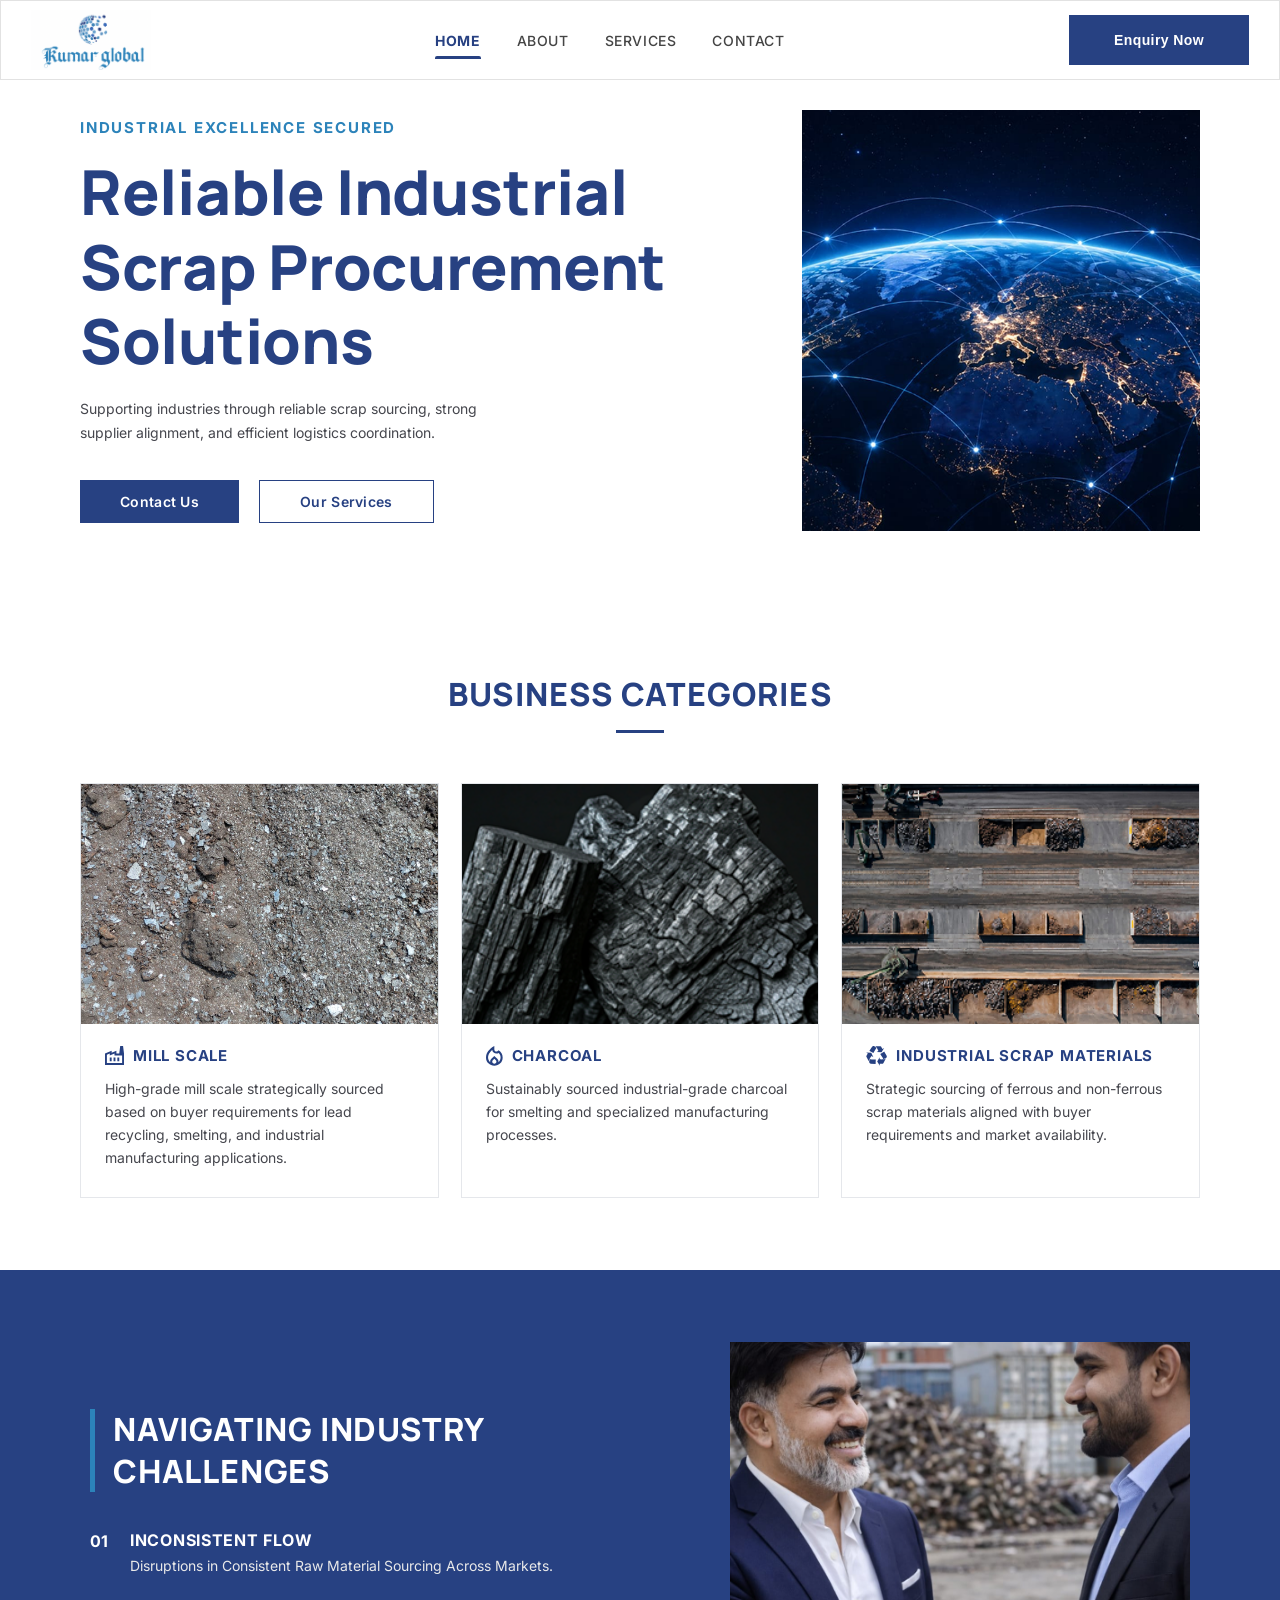
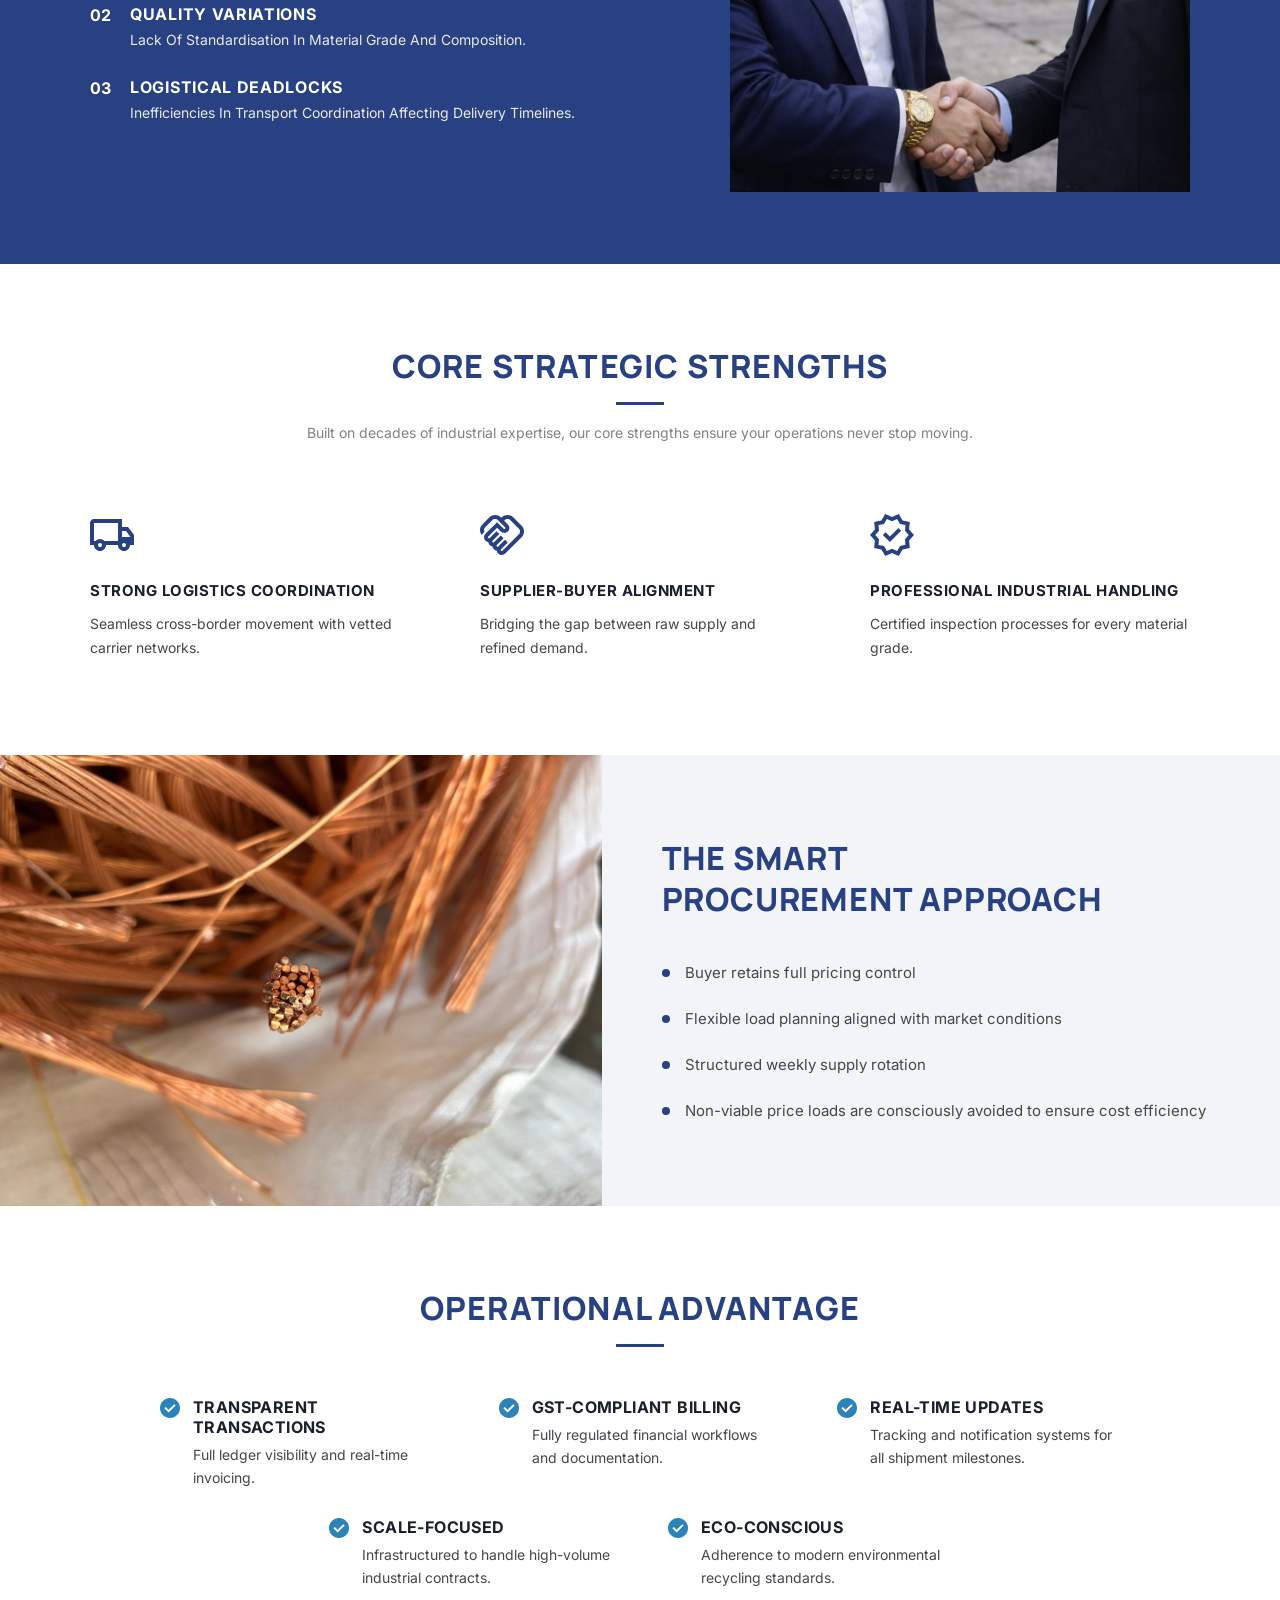
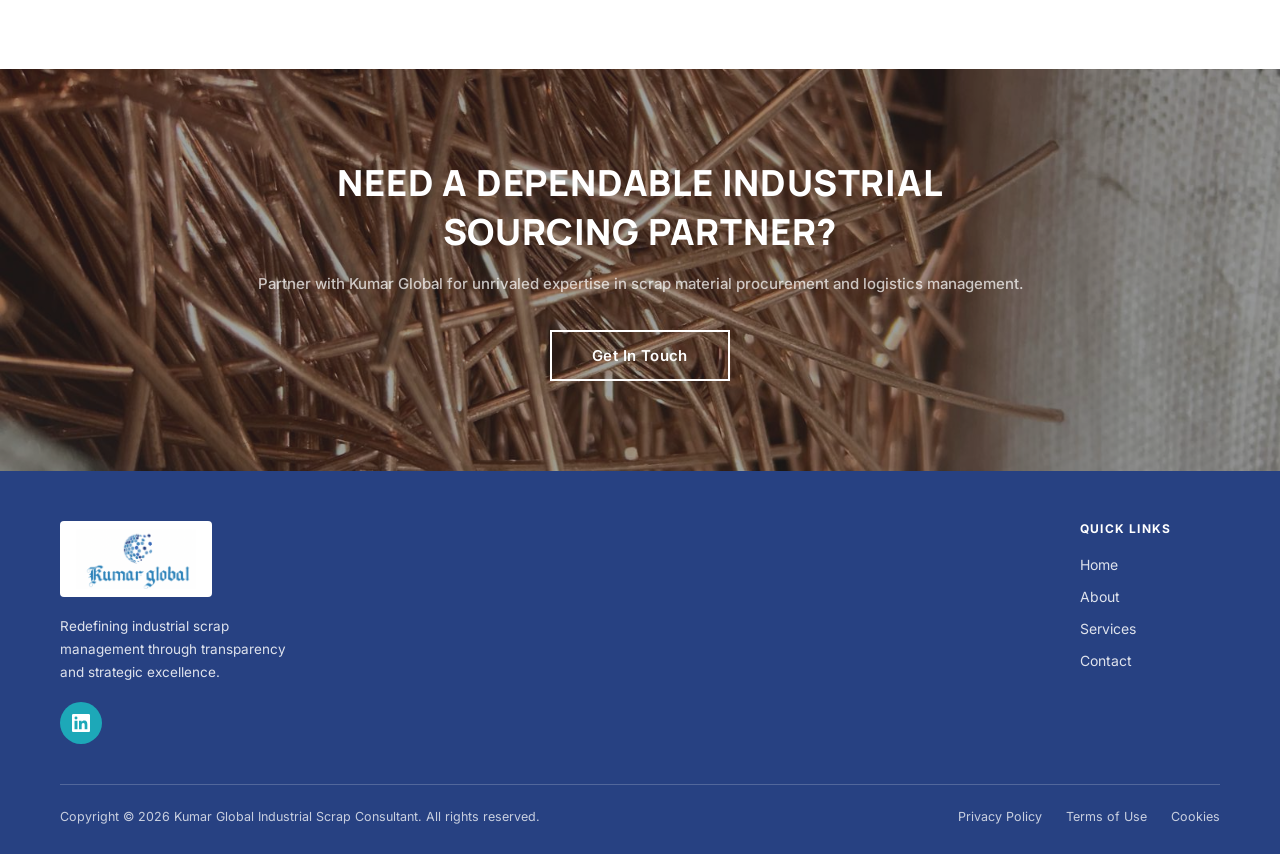
<file: index.html>
<!doctype html>
<html lang="en">
  <head>
    <script src="/js/components/navbar.js" defer></script>
    <script src="/js/components/footer.js" defer></script>
    <meta charset="UTF-8" />
    <meta name="viewport" content="width=device-width, initial-scale=1.0" />
    <meta
      name="description"
      content="Kumar Global offers reliable industrial scrap procurement solutions. We source mill scale, charcoal, and industrial scrap materials with strong logistics coordination."
    />
    <meta
      name="keywords"
      content="industrial scrap, scrap procurement, mill scale, industrial charcoal, ferrous scrap, non-ferrous scrap, industrial recycling, supplier alignment, scrap logistics"
    />
    <meta name="author" content="Kumar Global" />
    <meta name="robots" content="index, follow" />

    <meta property="og:type" content="website" />
    <meta property="og:url" content="https://www.kumarglobal.in/" />
    <meta
      property="og:title"
      content="Kumar Global - Reliable Industrial Scrap Procurement Solutions"
    />
    <meta
      property="og:description"
      content="Supporting industries through reliable scrap sourcing, strong supplier alignment, and efficient logistics coordination."
    />
    <meta
      property="og:image"
      content="https://www.kumarglobal.in/assets/images/globe_img.png"
    />

    <meta property="twitter:card" content="summary_large_image" />
    <meta property="twitter:url" content="https://www.kumarglobal.in/" />
    <meta
      property="twitter:title"
      content="Kumar Global - Reliable Industrial Scrap Procurement Solutions"
    />
    <meta
      property="twitter:description"
      content="Supporting industries through reliable scrap sourcing, strong supplier alignment, and efficient logistics coordination."
    />
    <meta
      property="twitter:image"
      content="https://www.kumarglobal.in/assets/images/globe_img.png"
    />

    <link rel="canonical" href="https://www.kumarglobal.in/" />

    <title>
      Home | Kumar Global - Reliable Industrial Scrap Procurement Solutions
    </title>
    <link rel="preconnect" href="https://fonts.googleapis.com" />
    <link rel="preconnect" href="https://fonts.gstatic.com" crossorigin />
    <link
      href="https://fonts.googleapis.com/css2?family=Inter:wght@400;500;600;700;800&family=Manrope:wght@600;700;800&display=swap"
      rel="stylesheet"
    />
  

    <link rel="stylesheet" href="/css/home.css" />
    <link rel="icon" href="/assets/icons/Logo.png" />
    <link href="https://unpkg.com/aos@2.3.1/dist/aos.css" rel="stylesheet" />

    <script type="application/ld+json">
      {
        "@context": "https://schema.org",
        "@type": "Organization",
        "name": "Kumar Global",
        "url": "https://www.kumarglobal.in/",
        "logo": "https://www.kumarglobal.in/assets/icons/Logo.png",
        "description": "Reliable Industrial Scrap Procurement Solutions, sourcing mill scale, charcoal, and industrial scrap materials.",
        "contactPoint": {
          "@type": "ContactPoint",
          "contactType": "customer service",
          "availableLanguage": ["English"]
        }
      }
    </script>
  </head>
  <body>
    <nav class="navbar">
      <div class="nav-logo">
        <div class="logo-icon">
          <img
            src="/assets/icons/Logo.png"
            alt="Kumar Global Logo"
            class="logo-img"
          />
        </div>
      </div>

      <ul class="nav-links" id="navLinks">
        <li><a href="/index.html" class="nav-link active">HOME</a></li>
        <li><a href="/pages/about.html" class="nav-link">ABOUT</a></li>
        <li><a href="/pages/services.html" class="nav-link">SERVICES</a></li>
        <li><a href="/pages/contact.html" class="nav-link">CONTACT</a></li>
      </ul>
      <a href="/pages/contact.html">
        <button class="enquiry-btn">Enquiry Now</button>
      </a>
      <div class="hamburger" id="hamburger">
        <span></span>
        <span></span>
        <span></span>
      </div>
    </nav>
    <main>
      <section class="hero-section">
        <div class="hero-left" data-aos="fade-right">
          <p class="hero-tag">INDUSTRIAL EXCELLENCE SECURED</p>
          <h1 class="hero-title">
            Reliable Industrial Scrap Procurement Solutions
          </h1>
          <p class="hero-desc">
            Supporting industries through reliable scrap sourcing, strong<br />supplier
            alignment, and efficient logistics coordination.
          </p>
          <div class="hero-btns">
            <a
              href="/pages/contact.html"
              class="btn-solid"
              title="Contact Kumar Global"
              >Contact Us</a
            >
            <a
              href="/pages/services.html"
              class="btn-ghost"
              title="Explore Our Services"
              >Our Services</a
            >
          </div>
        </div>
        <div class="hero-right" data-aos="fade-left" data-aos-delay="200">
          <img
            src="/assets/images/globe_img.png"
            alt="Global Network Connectivity"
          />
        </div>
      </section>

      <section class="categories-section">
        <div class="section-title-wrap" data-aos="fade-up">
          <h2 class="section-title">BUSINESS CATEGORIES</h2>
          <div class="title-bar"></div>
        </div>
        <div class="categories-grid">
          <div class="cat-card" data-aos="fade-up" data-aos-delay="100">
            <div class="cat-img-wrap">
              <img
                src="/assets/images/mill.jpeg"
                alt="Industrial mill scale material"
                loading="lazy"
              />
            </div>
            <div class="cat-body">
              <div class="cat-label">
                <img src="/assets/icons/mill-scale.svg" alt="Mill Scale Icon" />
                <h3>MILL SCALE</h3>
              </div>
              <p>
                High-grade mill scale strategically sourced based on buyer
                requirements for lead recycling, smelting, and industrial
                manufacturing applications.
              </p>
            </div>
          </div>

          <div class="cat-card" data-aos="fade-up" data-aos-delay="200">
            <div class="cat-img-wrap">
              <img
                src="/assets/images/charcoal.png"
                alt="Charcoal"
                loading="lazy"
              />
            </div>
            <div class="cat-body">
              <div class="cat-label">
                <img src="/assets/icons/charcoal.svg" alt="Charcoal Icon" />
                <h3>CHARCOAL</h3>
              </div>
              <p>
                Sustainably sourced industrial-grade charcoal for smelting and
                specialized manufacturing processes.
              </p>
            </div>
          </div>

          <div class="cat-card" data-aos="fade-up" data-aos-delay="300">
            <div class="cat-img-wrap">
              <img
                src="/assets/images/scrap.png"
                alt="Industrial Scrap Materials"
                loading="lazy"
              />
            </div>
            <div class="cat-body">
              <div class="cat-label">
                <img
                  src="/assets/icons/scrap-materials.svg"
                  alt="Scrap Materials Icon"
                />
                <h3>INDUSTRIAL SCRAP MATERIALS</h3>
              </div>
              <p>
                Strategic sourcing of ferrous and non-ferrous scrap materials
                aligned with buyer requirements and market availability.
              </p>
            </div>
          </div>
        </div>
      </section>

      <section class="challenges-section">
        <div class="challenges-inner">
          <div class="challenges-left" data-aos="fade-right">
            <h2 class="challenges-heading">
              NAVIGATING INDUSTRY<br />CHALLENGES
            </h2>
            <div class="challenge-items">
              <div class="challenge-item">
                <span class="ch-num">01</span>
                <div class="ch-content">
                  <h3>INCONSISTENT FLOW</h3>
                  <p>
                    Disruptions in Consistent Raw Material Sourcing Across
                    Markets.
                  </p>
                </div>
              </div>
              <div class="challenge-item">
                <span class="ch-num">02</span>
                <div class="ch-content">
                  <h3>QUALITY VARIATIONS</h3>
                  <p>
                    Lack Of Standardisation In Material Grade And Composition.
                  </p>
                </div>
              </div>
              <div class="challenge-item">
                <span class="ch-num">03</span>
                <div class="ch-content">
                  <h3>LOGISTICAL DEADLOCKS</h3>
                  <p>
                    Inefficiencies In Transport Coordination Affecting Delivery
                    Timelines.
                  </p>
                </div>
              </div>
            </div>
          </div>
          <div class="challenges-right" data-aos="fade-left">
            <img
              src="/assets/images/businessmen.jpeg"
              alt="Business Partnership"
              loading="lazy"
            />
          </div>
        </div>
      </section>

      <section class="strengths-section">
        <div class="section-title-wrap" data-aos="fade-up">
          <h2 class="section-title">CORE STRATEGIC STRENGTHS</h2>
          <div class="title-bar"></div>
          <p class="section-sub">
            Built on decades of industrial expertise, our core strengths ensure
            your operations never stop moving.
          </p>
        </div>
        <div class="strengths-grid">
          <div class="strength-item" data-aos="fade-up" data-aos-delay="100">
            <div class="strength-icon">
              <img src="/assets/icons/logistics.svg" alt="Logistics Icon" />
            </div>
            <h3>STRONG LOGISTICS COORDINATION</h3>
            <p>Seamless cross-border movement with vetted carrier networks.</p>
          </div>

          <div class="strength-item" data-aos="fade-up" data-aos-delay="200">
            <div class="strength-icon">
              <img src="/assets/icons/alignment.svg" alt="Alignment Icon" />
            </div>
            <h3>SUPPLIER-BUYER ALIGNMENT</h3>
            <p>Bridging the gap between raw supply and refined demand.</p>
          </div>

          <div class="strength-item" data-aos="fade-up" data-aos-delay="300">
            <div class="strength-icon">
              <img src="/assets/icons/handling.svg" alt="Handling Icon" />
            </div>
            <h3>PROFESSIONAL INDUSTRIAL HANDLING</h3>
            <p>Certified inspection processes for every material grade.</p>
          </div>
        </div>
      </section>

      <section class="procurement-section">
        <div class="procurement-left" data-aos="fade-right">
          <img
            src="/assets/images/copper_wires.jpeg"
            alt="Copper Wires Procurement"
            loading="lazy"
          />
        </div>
        <div class="procurement-right" data-aos="fade-left">
          <h2 class="procurement-title">THE SMART<br />PROCUREMENT APPROACH </h2>
          <div class="phases">
            <div class="phase" data-aos="fade-up" data-aos-delay="100">
              <span class="phase-dot"></span>
              <div>
                <p>Buyer retains full pricing control</p>
              </div>
            </div>
            <div class="phase" data-aos="fade-up" data-aos-delay="200">
              <span class="phase-dot"></span>
              <div>
                <p>Flexible load planning aligned with market conditions</p>
              </div>
            </div>
            
            <div class="phase" data-aos="fade-up" data-aos-delay="300">
              <span class="phase-dot"></span>
              <div>
                <p>Structured weekly supply rotation</p>
              </div>
            </div>
            <div class="phase" data-aos="fade-up" data-aos-delay="300">
              <span class="phase-dot"></span>
              <div>
                <p>
                  Non-viable price loads are consciously avoided to ensure cost
                  efficiency
                </p>
              </div>
            </div>
          </div>
        </div>
      </section>

      <section class="operational-section">
        <div class="section-title-wrap" data-aos="fade-up">
          <h2 class="section-title">OPERATIONAL ADVANTAGE</h2>
          <div class="title-bar"></div>
        </div>
        <div class="ops-grid">
          <div class="ops-item item-1" data-aos="zoom-in">
            <div class="ops-icon">
              <img src="/assets/icons/check-circle.svg" alt="Check Icon" />
            </div>
            <div>
              <h3>TRANSPARENT TRANSACTIONS</h3>
              <p>Full ledger visibility and real-time invoicing.</p>
            </div>
          </div>

          <div class="ops-item item-2" data-aos="zoom-in">
            <div class="ops-icon">
              <img src="/assets/icons/check-circle.svg" alt="Check Icon" />
            </div>
            <div>
              <h3>GST-COMPLIANT BILLING</h3>
              <p>Fully regulated financial workflows and documentation.</p>
            </div>
          </div>

          <div class="ops-item item-3" data-aos="zoom-in">
            <div class="ops-icon">
              <img src="/assets/icons/check-circle.svg" alt="Check Icon" />
            </div>
            <div>
              <h3>REAL-TIME UPDATES</h3>
              <p>
                Tracking and notification systems for all shipment milestones.
              </p>
            </div>
          </div>

          <div class="ops-item item-4" data-aos="zoom-in">
            <div class="ops-icon">
              <img src="/assets/icons/check-circle.svg" alt="Check Icon" />
            </div>
            <div>
              <h3>SCALE-FOCUSED</h3>
              <p>Infrastructured to handle high-volume industrial contracts.</p>
            </div>
          </div>

          <div class="ops-item item-5" data-aos="zoom-in">
            <div class="ops-icon">
              <img src="/assets/icons/check-circle.svg" alt="Check Icon" />
            </div>
            <div>
              <h3>ECO-CONSCIOUS</h3>
              <p>Adherence to modern environmental recycling standards.</p>
            </div>
          </div>
        </div>
      </section>

      <section class="cta-section">
        <div class="cta-overlay"></div>
        <div class="cta-content" data-aos="zoom-in">
          <h2>NEED A DEPENDABLE INDUSTRIAL<br />SOURCING PARTNER?</h2>
          <p>
            Partner with Kumar Global for unrivaled expertise in scrap material
            procurement and logistics management.
          </p>
          <a
            href="/pages/contact.html"
            class="cta-btn"
            title="Get in Touch with Kumar Global"
            >Get In Touch</a
          >
        </div>
      </section>
    </main>

    <footer class="footer">
      <div class="footer-main">
        <div class="footer-left">
          <div class="footer-logo">
            <div class="logo-icon">
              <img
                src="/assets/icons/Logo.png"
                alt="Kumar Global Logo"
                class="logo-img"
              />
            </div>
          </div>
          <p class="footer-tagline">
            Redefining industrial scrap<br />management through transparency<br />and
            strategic excellence.
          </p>
          <a
            href="https://www.linkedin.com/in/palani-jaykumar-murugeshan/"
            target="_blank"
            class="linkedin-btn"
            aria-label="LinkedIn"
          >
            <svg
              width="18"
              height="18"
              viewBox="0 0 24 24"
              fill="white"
              xmlns="http://www.w3.org/2000/svg"
            >
              <path
                d="M20.447 20.452H16.89v-5.569c0-1.328-.027-3.037-1.852-3.037-1.853 0-2.136 1.445-2.136 2.939v5.667H9.351V9h3.414v1.561h.046c.477-.9 1.637-1.85 3.37-1.85 3.601 0 4.267 2.37 4.267 5.455v6.286zM5.337 7.433a1.977 1.977 0 01-1.972-1.98 1.977 1.977 0 011.972-1.98 1.977 1.977 0 011.972 1.98 1.977 1.977 0 01-1.972 1.98zm1.969 13.019H3.368V9h3.938v11.452zM22.225 0H1.771C.792 0 0 .774 0 1.729v20.542C0 23.227.792 24 1.771 24h20.451C23.2 24 24 23.227 24 22.271V1.729C24 .774 23.2 0 22.222 0h.003z"
              />
            </svg>
          </a>
        </div>

        <div class="footer-spacer"></div>

        <div class="footer-links">
          <h4 class="links-heading">QUICK LINKS</h4>
          <ul>
            <li><a href="/index.html">Home</a></li>
            <li><a href="/pages/about.html">About</a></li>
            <li><a href="/pages/services.html">Services</a></li>
            <li><a href="/pages/contact.html">Contact</a></li>
          </ul>
        </div>
      </div>

      <div class="footer-divider"></div>

      <div class="footer-bottom">
        <p class="footer-copy">
          Copyright &copy; <span id="year"></span> Kumar Global Industrial Scrap
          Consultant. All rights reserved.
        </p>
        <div class="footer-legal">
          <a href="/pages/privacy-policy.html">Privacy Policy</a>
          <a href="/pages/terms-of-use.html">Terms of Use</a>
          <a href="/pages/cookies.html">Cookies</a>
        </div>
      </div>
    </footer>

    <script src="https://unpkg.com/aos@2.3.1/dist/aos.js"></script>
    <script>
      AOS.init({
        duration: 800,
        once: true,
      });
    </script>
  </body>
</html>
</file>
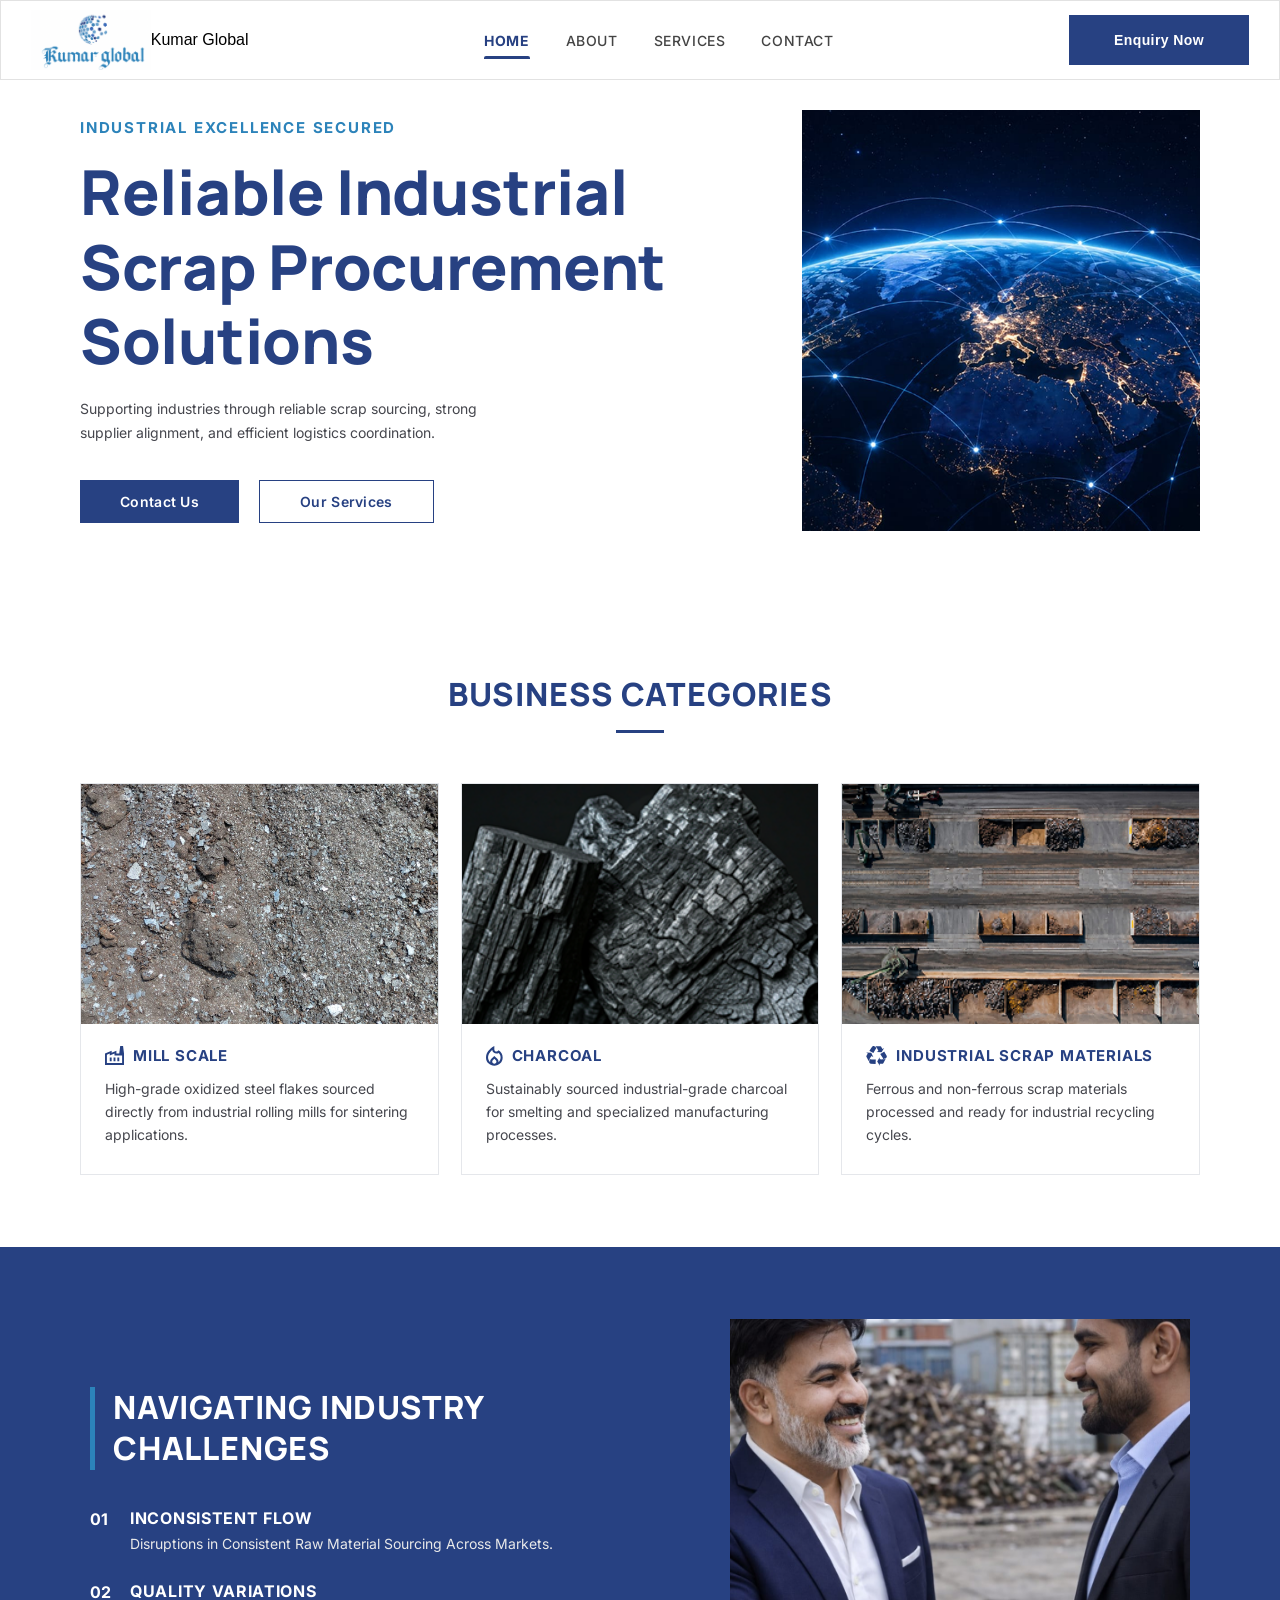
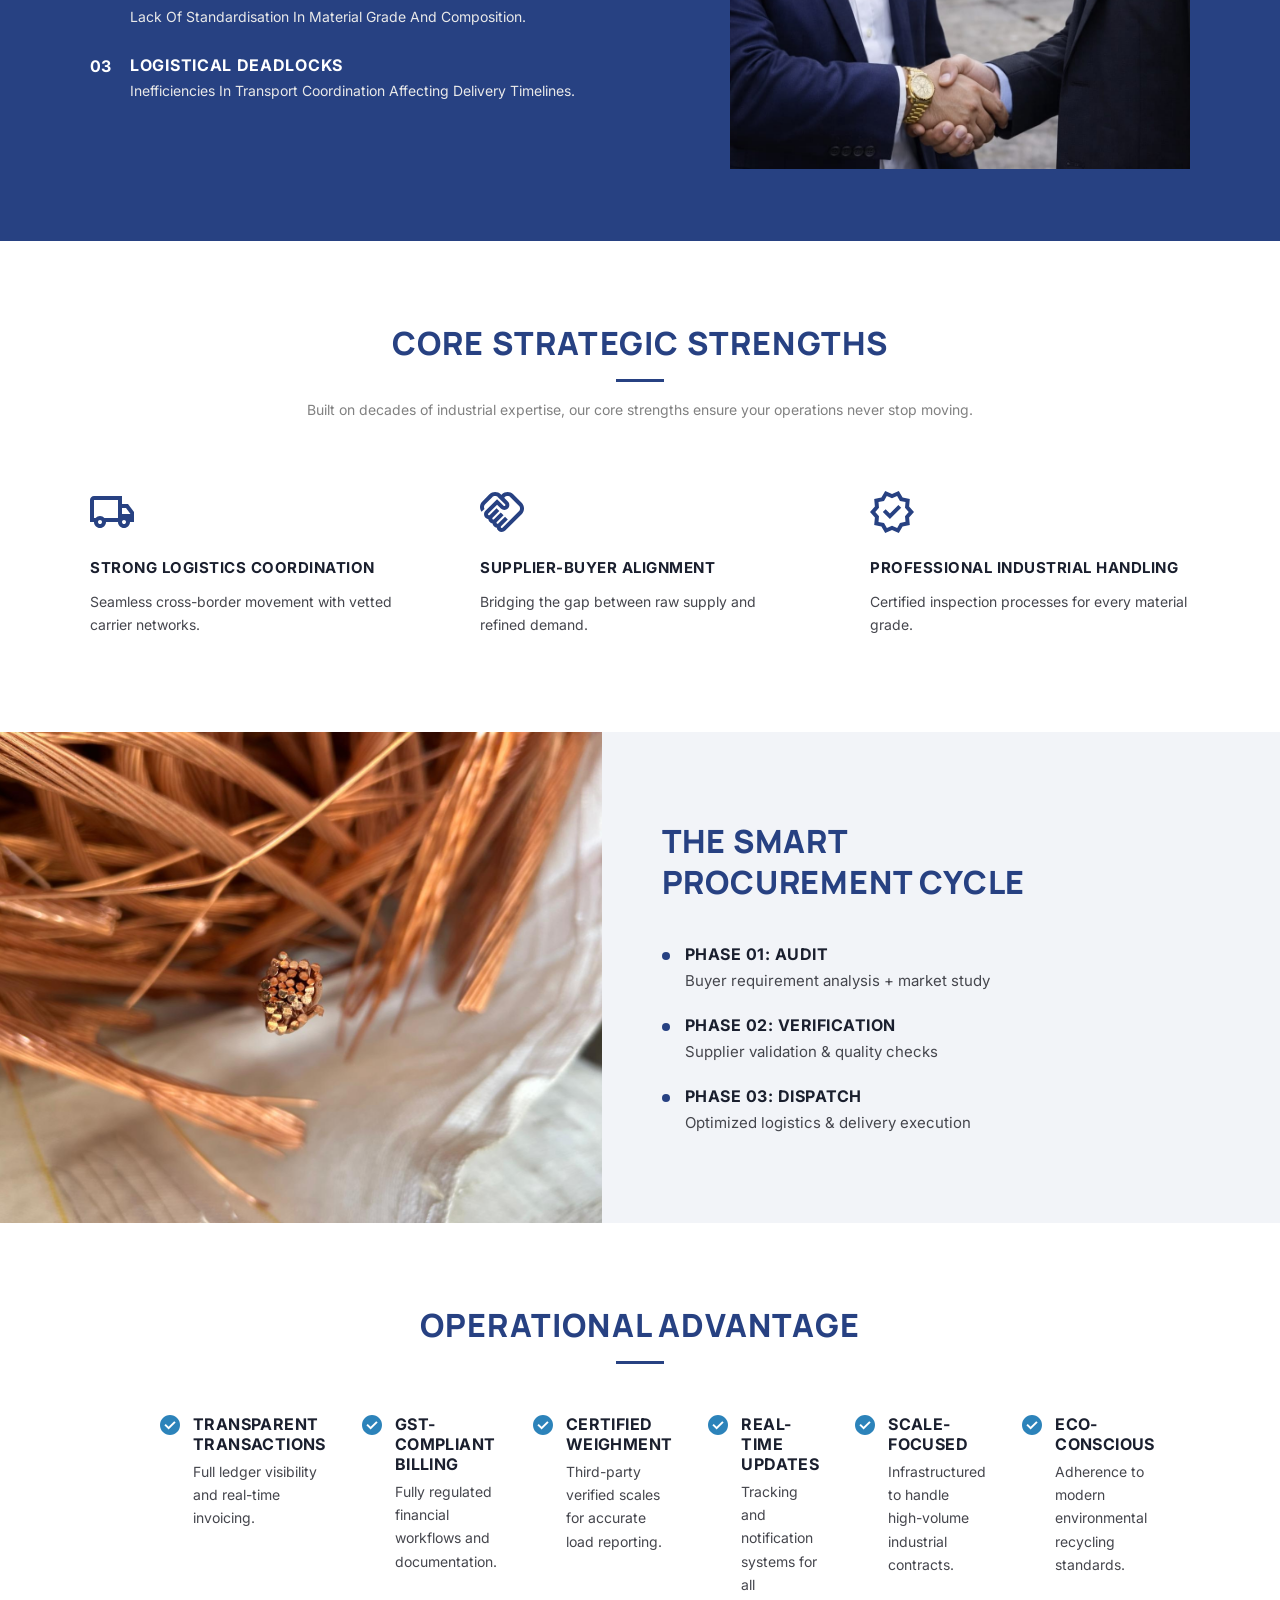
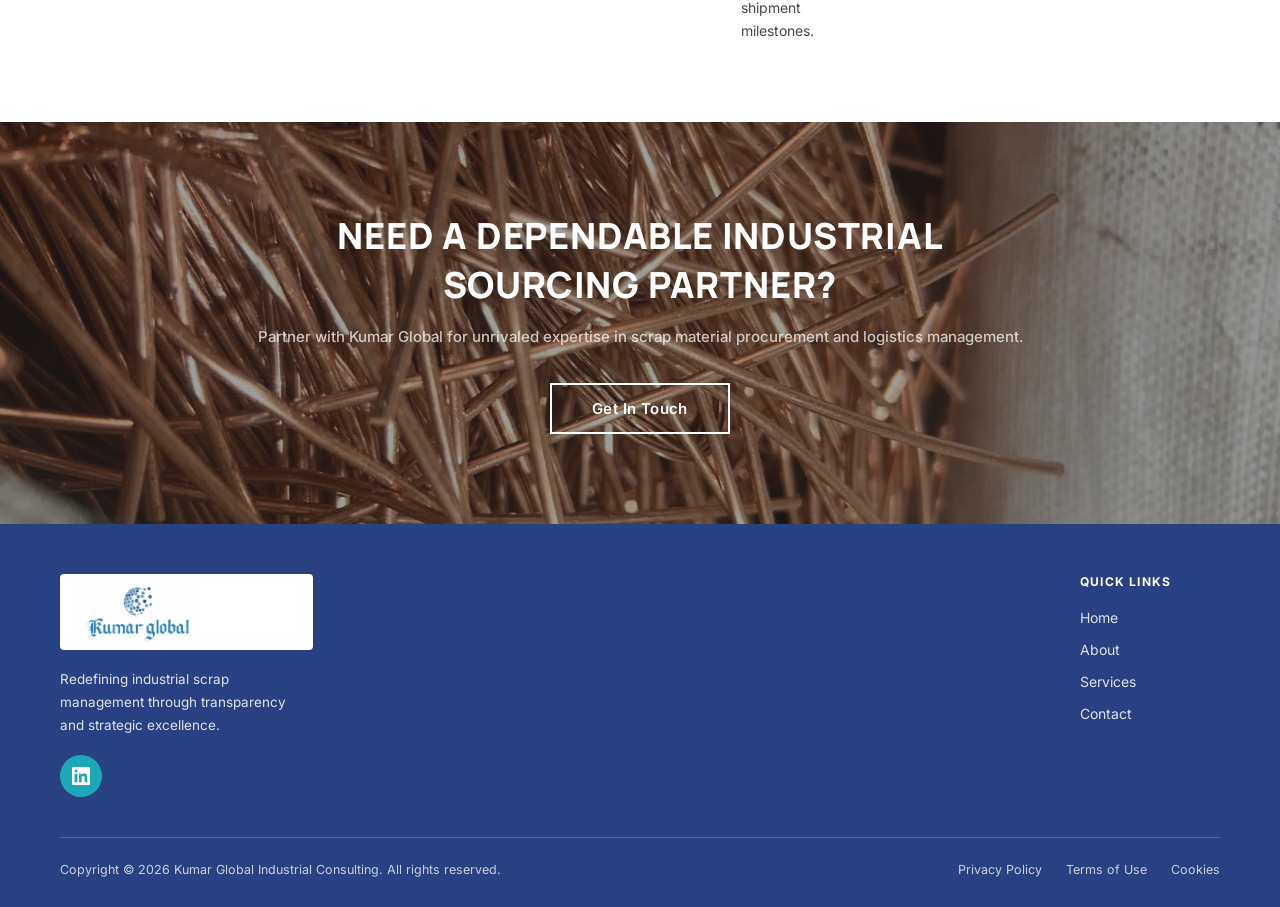
<file: pages/index.html>
<!doctype html>
<html lang="en">
  <head>
    <script src="../js/components/navbar.js" defer></script>
    <script src="../js/components/footer.js" defer></script>
    <meta charset="UTF-8" />
    <meta name="viewport" content="width=device-width, initial-scale=1.0" />
    <meta
      name="description"
      content="Kumar Global offers reliable industrial scrap procurement solutions. We source mill scale, charcoal, and industrial scrap materials with strong logistics coordination."
    />
    <meta
      name="keywords"
      content="industrial scrap, scrap procurement, mill scale, industrial charcoal, ferrous scrap, non-ferrous scrap, industrial recycling, supplier alignment, scrap logistics"
    />
    <meta name="author" content="Kumar Global" />
    <meta name="robots" content="index, follow" />

    <meta property="og:type" content="website" />
    <meta property="og:url" content="https://www.kumarglobal.com/" />
    <meta
      property="og:title"
      content="Kumar Global - Reliable Industrial Scrap Procurement Solutions"
    />
    <meta
      property="og:description"
      content="Supporting industries through reliable scrap sourcing, strong supplier alignment, and efficient logistics coordination."
    />
    <meta
      property="og:image"
      content="https://www.kumarglobal.com/assets/images/globe_img.png"
    />

    <meta property="twitter:card" content="summary_large_image" />
    <meta property="twitter:url" content="https://www.kumarglobal.com/" />
    <meta
      property="twitter:title"
      content="Kumar Global - Reliable Industrial Scrap Procurement Solutions"
    />
    <meta
      property="twitter:description"
      content="Supporting industries through reliable scrap sourcing, strong supplier alignment, and efficient logistics coordination."
    />
    <meta
      property="twitter:image"
      content="https://www.kumarglobal.com/assets/images/globe_img.png"
    />

    <link rel="canonical" href="https://www.kumarglobal.com/" />

    <title>
      Kumar Global - Reliable Industrial Scrap Procurement Solutions
    </title>
    <link rel="preconnect" href="https://fonts.googleapis.com" />
    <link rel="preconnect" href="https://fonts.gstatic.com" crossorigin />
    <link
      href="https://fonts.googleapis.com/css2?family=Inter:wght@400;500;600;700;800&family=Manrope:wght@600;700;800&display=swap"
      rel="stylesheet"
    />
    <link rel="stylesheet" href="../css/home.css" />
    <link rel="icon" href="assets/icons/Logo.png" />
    <link href="https://unpkg.com/aos@2.3.1/dist/aos.css" rel="stylesheet" />

    <script type="application/ld+json">
      {
        "@context": "https://schema.org",
        "@type": "Organization",
        "name": "Kumar Global",
        "url": "https://www.kumarglobal.com/",
        "logo": "https://www.kumarglobal.com/assets/icons/Logo.png",
        "description": "Reliable Industrial Scrap Procurement Solutions, sourcing mill scale, charcoal, and industrial scrap materials.",
        "contactPoint": {
          "@type": "ContactPoint",
          "contactType": "customer service",
          "availableLanguage": ["English"]
        }
      }
    </script>
  </head>
  <body>
    <nav class="navbar">
      <div class="nav-logo">
        <div class="logo-icon">
          <img
            src="../assets/icons/Logo.png"
            alt="Kumar Global Logo"
            class="logo-img"
          />
        </div>
        <span class="logo-text">Kumar Global</span>
      </div>

      <ul class="nav-links" id="navLinks">
        <li><a href="../pages/index.html" class="nav-link active">HOME</a></li>
        <li><a href="../pages/about.html" class="nav-link">ABOUT</a></li>
        <li><a href="../pages/services.html" class="nav-link">SERVICES</a></li>
        <li><a href="../pages/contact.html" class="nav-link">CONTACT</a></li>
      </ul>

      <button class="enquiry-btn">Enquiry Now</button>

      <div class="hamburger" id="hamburger">
        <span></span>
        <span></span>
        <span></span>
      </div>
    </nav>
    <main>
      <section class="hero-section">
        <div class="hero-left" data-aos="fade-right">
          <p class="hero-tag">INDUSTRIAL EXCELLENCE SECURED</p>
          <h1 class="hero-title">
            Reliable Industrial Scrap Procurement Solutions
          </h1>
          <p class="hero-desc">
            Supporting industries through reliable scrap sourcing, strong<br />supplier
            alignment, and efficient logistics coordination.
          </p>
          <div class="hero-btns">
            <a href="../pages/contact.html" class="btn-solid" title="Contact Kumar Global"
              >Contact Us</a
            >
            <a href="../pages/services.html" class="btn-ghost" title="Explore Our Services"
              >Our Services</a
            >
          </div>
        </div>
        <div class="hero-right" data-aos="fade-left" data-aos-delay="200">
          <img
            src="../assets/images/globe_img.png"
            alt="Global Network Connectivity"
          />
        </div>
      </section>

      <section class="categories-section">
        <div class="section-title-wrap" data-aos="fade-up">
          <h2 class="section-title">BUSINESS CATEGORIES</h2>
          <div class="title-bar"></div>
        </div>
        <div class="categories-grid">
          <div class="cat-card" data-aos="fade-up" data-aos-delay="100">
            <div class="cat-img-wrap">
              <img
                src="../assets/images/mill.jpeg"
                alt="Industrial mill scale material"
                loading="lazy"
              />
            </div>
            <div class="cat-body">
              <div class="cat-label">
                <img src="../assets/icons/mill-scale.svg" alt="Mill Scale Icon" />
                <h3>MILL SCALE</h3>
              </div>
              <p>
                High-grade oxidized steel flakes sourced directly from
                industrial rolling mills for sintering applications.
              </p>
            </div>
          </div>

          <div class="cat-card" data-aos="fade-up" data-aos-delay="200">
            <div class="cat-img-wrap">
              <img
                src="../assets/images/charcoal.png"
                alt="Charcoal"
                loading="lazy"
              />
            </div>
            <div class="cat-body">
              <div class="cat-label">
                <img src="../assets/icons/charcoal.svg" alt="Charcoal Icon" />
                <h3>CHARCOAL</h3>
              </div>
              <p>
                Sustainably sourced industrial-grade charcoal for smelting and
                specialized manufacturing processes.
              </p>
            </div>
          </div>

          <div class="cat-card" data-aos="fade-up" data-aos-delay="300">
            <div class="cat-img-wrap">
              <img
                src="../assets/images/scrap.png"
                alt="Industrial Scrap Materials"
                loading="lazy"
              />
            </div>
            <div class="cat-body">
              <div class="cat-label">
                <img
                  src="../assets/icons/scrap-materials.svg"
                  alt="Scrap Materials Icon"
                />
                <h3>INDUSTRIAL SCRAP MATERIALS</h3>
              </div>
              <p>
                Ferrous and non-ferrous scrap materials processed and ready for
                industrial recycling cycles.
              </p>
            </div>
          </div>
        </div>
      </section>

      <section class="challenges-section">
        <div class="challenges-inner">
          <div class="challenges-left" data-aos="fade-right">
            <h2 class="challenges-heading">
              NAVIGATING INDUSTRY<br />CHALLENGES
            </h2>
            <div class="challenge-items">
              <div class="challenge-item">
                <span class="ch-num">01</span>
                <div class="ch-content">
                  <h3>INCONSISTENT FLOW</h3>
                  <p>
                    Disruptions in Consistent Raw Material Sourcing Across
                    Markets.
                  </p>
                </div>
              </div>
              <div class="challenge-item">
                <span class="ch-num">02</span>
                <div class="ch-content">
                  <h3>QUALITY VARIATIONS</h3>
                  <p>
                    Lack Of Standardisation In Material Grade And Composition.
                  </p>
                </div>
              </div>
              <div class="challenge-item">
                <span class="ch-num">03</span>
                <div class="ch-content">
                  <h3>LOGISTICAL DEADLOCKS</h3>
                  <p>
                    Inefficiencies In Transport Coordination Affecting Delivery
                    Timelines.
                  </p>
                </div>
              </div>
            </div>
          </div>
          <div class="challenges-right" data-aos="fade-left">
            <img
              src="../assets/images/businessmen.jpeg"
              alt="Business Partnership"
              loading="lazy"
            />
          </div>
        </div>
      </section>

      <section class="strengths-section">
        <div class="section-title-wrap" data-aos="fade-up">
          <h2 class="section-title">CORE STRATEGIC STRENGTHS</h2>
          <div class="title-bar"></div>
          <p class="section-sub">
            Built on decades of industrial expertise, our core strengths ensure
            your operations never stop moving.
          </p>
        </div>
        <div class="strengths-grid">
          <div class="strength-item" data-aos="fade-up" data-aos-delay="100">
            <div class="strength-icon">
              <img src="../assets/icons/logistics.svg" alt="Logistics Icon" />
            </div>
            <h3>STRONG LOGISTICS COORDINATION</h3>
            <p>Seamless cross-border movement with vetted carrier networks.</p>
          </div>

          <div class="strength-item" data-aos="fade-up" data-aos-delay="200">
            <div class="strength-icon">
              <img src="../assets/icons/alignment.svg" alt="Alignment Icon" />
            </div>
            <h3>SUPPLIER-BUYER ALIGNMENT</h3>
            <p>Bridging the gap between raw supply and refined demand.</p>
          </div>

          <div class="strength-item" data-aos="fade-up" data-aos-delay="300">
            <div class="strength-icon">
              <img src="../assets/icons/handling.svg" alt="Handling Icon" />
            </div>
            <h3>PROFESSIONAL INDUSTRIAL HANDLING</h3>
            <p>Certified inspection processes for every material grade.</p>
          </div>
        </div>
      </section>

      <section class="procurement-section">
        <div class="procurement-left" data-aos="fade-right">
          <img
            src="../assets/images/copper_wires.jpeg"
            alt="Copper Wires Procurement"
            loading="lazy"
          />
          <div class="exp-badge">
            <span class="exp-num">20+</span>
            <span class="exp-text">YEARS<br />EXPERIENCE</span>
          </div>
        </div>
        <div class="procurement-right" data-aos="fade-left">
          <h2 class="procurement-title">THE SMART<br />PROCUREMENT CYCLE</h2>
          <div class="phases">
            <div class="phase" data-aos="fade-up" data-aos-delay="100">
              <span class="phase-dot"></span>
              <div>
                <h3>PHASE 01: AUDIT</h3>
                <p>Buyer requirement analysis + market study</p>
              </div>
            </div>
            <div class="phase" data-aos="fade-up" data-aos-delay="200">
              <span class="phase-dot"></span>
              <div>
                <h3>PHASE 02: VERIFICATION</h3>
                <p>Supplier validation & quality checks</p>
              </div>
            </div>
            <div class="phase" data-aos="fade-up" data-aos-delay="300">
              <span class="phase-dot"></span>
              <div>
                <h3>PHASE 03: DISPATCH</h3>
                <p>Optimized logistics & delivery execution</p>
              </div>
            </div>
          </div>
        </div>
      </section>

      <section class="operational-section">
        <div class="section-title-wrap" data-aos="fade-up">
          <h2 class="section-title">OPERATIONAL ADVANTAGE</h2>
          <div class="title-bar"></div>
        </div>
        <div class="ops-grid">
          <div class="ops-item" data-aos="zoom-in">
            <div class="ops-icon">
              <img src="../assets/icons/check-circle.svg" alt="Check Icon" />
            </div>
            <div>
              <h3>TRANSPARENT TRANSACTIONS</h3>
              <p>Full ledger visibility and real-time invoicing.</p>
            </div>
          </div>

          <div class="ops-item" data-aos="zoom-in">
            <div class="ops-icon">
              <img src="../assets/icons/check-circle.svg" alt="Check Icon" />
            </div>
            <div>
              <h3>GST-COMPLIANT BILLING</h3>
              <p>Fully regulated financial workflows and documentation.</p>
            </div>
          </div>

          <div class="ops-item" data-aos="zoom-in">
            <div class="ops-icon">
              <img src="../assets/icons/check-circle.svg" alt="Check Icon" />
            </div>
            <div>
              <h3>CERTIFIED WEIGHMENT</h3>
              <p>Third-party verified scales for accurate load reporting.</p>
            </div>
          </div>

          <div class="ops-item" data-aos="zoom-in">
            <div class="ops-icon">
              <img src="../assets/icons/check-circle.svg" alt="Check Icon" />
            </div>
            <div>
              <h3>REAL-TIME UPDATES</h3>
              <p>
                Tracking and notification systems for all shipment milestones.
              </p>
            </div>
          </div>

          <div class="ops-item" data-aos="zoom-in">
            <div class="ops-icon">
              <img src="../assets/icons/check-circle.svg" alt="Check Icon" />
            </div>
            <div>
              <h3>SCALE-FOCUSED</h3>
              <p>Infrastructured to handle high-volume industrial contracts.</p>
            </div>
          </div>

          <div class="ops-item" data-aos="zoom-in">
            <div class="ops-icon">
              <img src="../assets/icons/check-circle.svg" alt="Check Icon" />
            </div>
            <div>
              <h3>ECO-CONSCIOUS</h3>
              <p>Adherence to modern environmental recycling standards.</p>
            </div>
          </div>
        </div>
      </section>

      <section class="cta-section">
        <div class="cta-overlay"></div>
        <div class="cta-content" data-aos="zoom-in">
          <h2>NEED A DEPENDABLE INDUSTRIAL<br />SOURCING PARTNER?</h2>
          <p>
            Partner with Kumar Global for unrivaled expertise in scrap material
            procurement and logistics management.
          </p>
          <a href="../pages/contact.html" class="cta-btn" title="Get in Touch with Kumar Global"
            >Get In Touch</a
          >
        </div>
      </section>
    </main>

    <footer class="footer">
      <div class="footer-main">
        <div class="footer-left">
          <div class="footer-logo">
            <div class="logo-icon">
              <img
                src="../assets/icons/Logo.png"
                alt="Kumar Global Logo"
                class="logo-img"
              />
            </div>
            <div class="logo-text">Kumar Global</div>
          </div>
          <p class="footer-tagline">
            Redefining industrial scrap<br />management through transparency<br />and
            strategic excellence.
          </p>
          <a
            href="https://www.linkedin.com/in/palani-jaykumar-murugeshan/"
            target="_blank"
            class="linkedin-btn"
            aria-label="LinkedIn"
          >
            <svg
              width="18"
              height="18"
              viewBox="0 0 24 24"
              fill="white"
              xmlns="http://www.w3.org/2000/svg"
            >
              <path
                d="M20.447 20.452H16.89v-5.569c0-1.328-.027-3.037-1.852-3.037-1.853 0-2.136 1.445-2.136 2.939v5.667H9.351V9h3.414v1.561h.046c.477-.9 1.637-1.85 3.37-1.85 3.601 0 4.267 2.37 4.267 5.455v6.286zM5.337 7.433a1.977 1.977 0 01-1.972-1.98 1.977 1.977 0 011.972-1.98 1.977 1.977 0 011.972 1.98 1.977 1.977 0 01-1.972 1.98zm1.969 13.019H3.368V9h3.938v11.452zM22.225 0H1.771C.792 0 0 .774 0 1.729v20.542C0 23.227.792 24 1.771 24h20.451C23.2 24 24 23.227 24 22.271V1.729C24 .774 23.2 0 22.222 0h.003z"
              />
            </svg>
          </a>
        </div>

        <div class="footer-spacer"></div>

        <div class="footer-links">
          <h4 class="links-heading">QUICK LINKS</h4>
          <ul>
            <li><a href="../pages/index.html">Home</a></li>
            <li><a href="../pages/about.html">About</a></li>
            <li><a href="../pages/services.html">Services</a></li>
            <li><a href="../pages/contact.html">Contact</a></li>
          </ul>
        </div>
      </div>

      <div class="footer-divider"></div>

      <div class="footer-bottom">
        <p class="footer-copy">
          Copyright &copy;  <span id="year"></span> Kumar Global Industrial Consulting. All rights reserved.
        </p>
        <div class="footer-legal">
          <a href="../pages/privacy-policy.html">Privacy Policy</a>
          <a href="../pages/terms-of-use.html">Terms of Use</a>
          <a href="../pages/cookies.html">Cookies</a>
        </div>
      </div>
    </footer>

    <script src="https://unpkg.com/aos@2.3.1/dist/aos.js"></script>
    <script>
      AOS.init({
        duration: 800,
        once: true,
      });
    </script>
  </body>
</html>
</file>
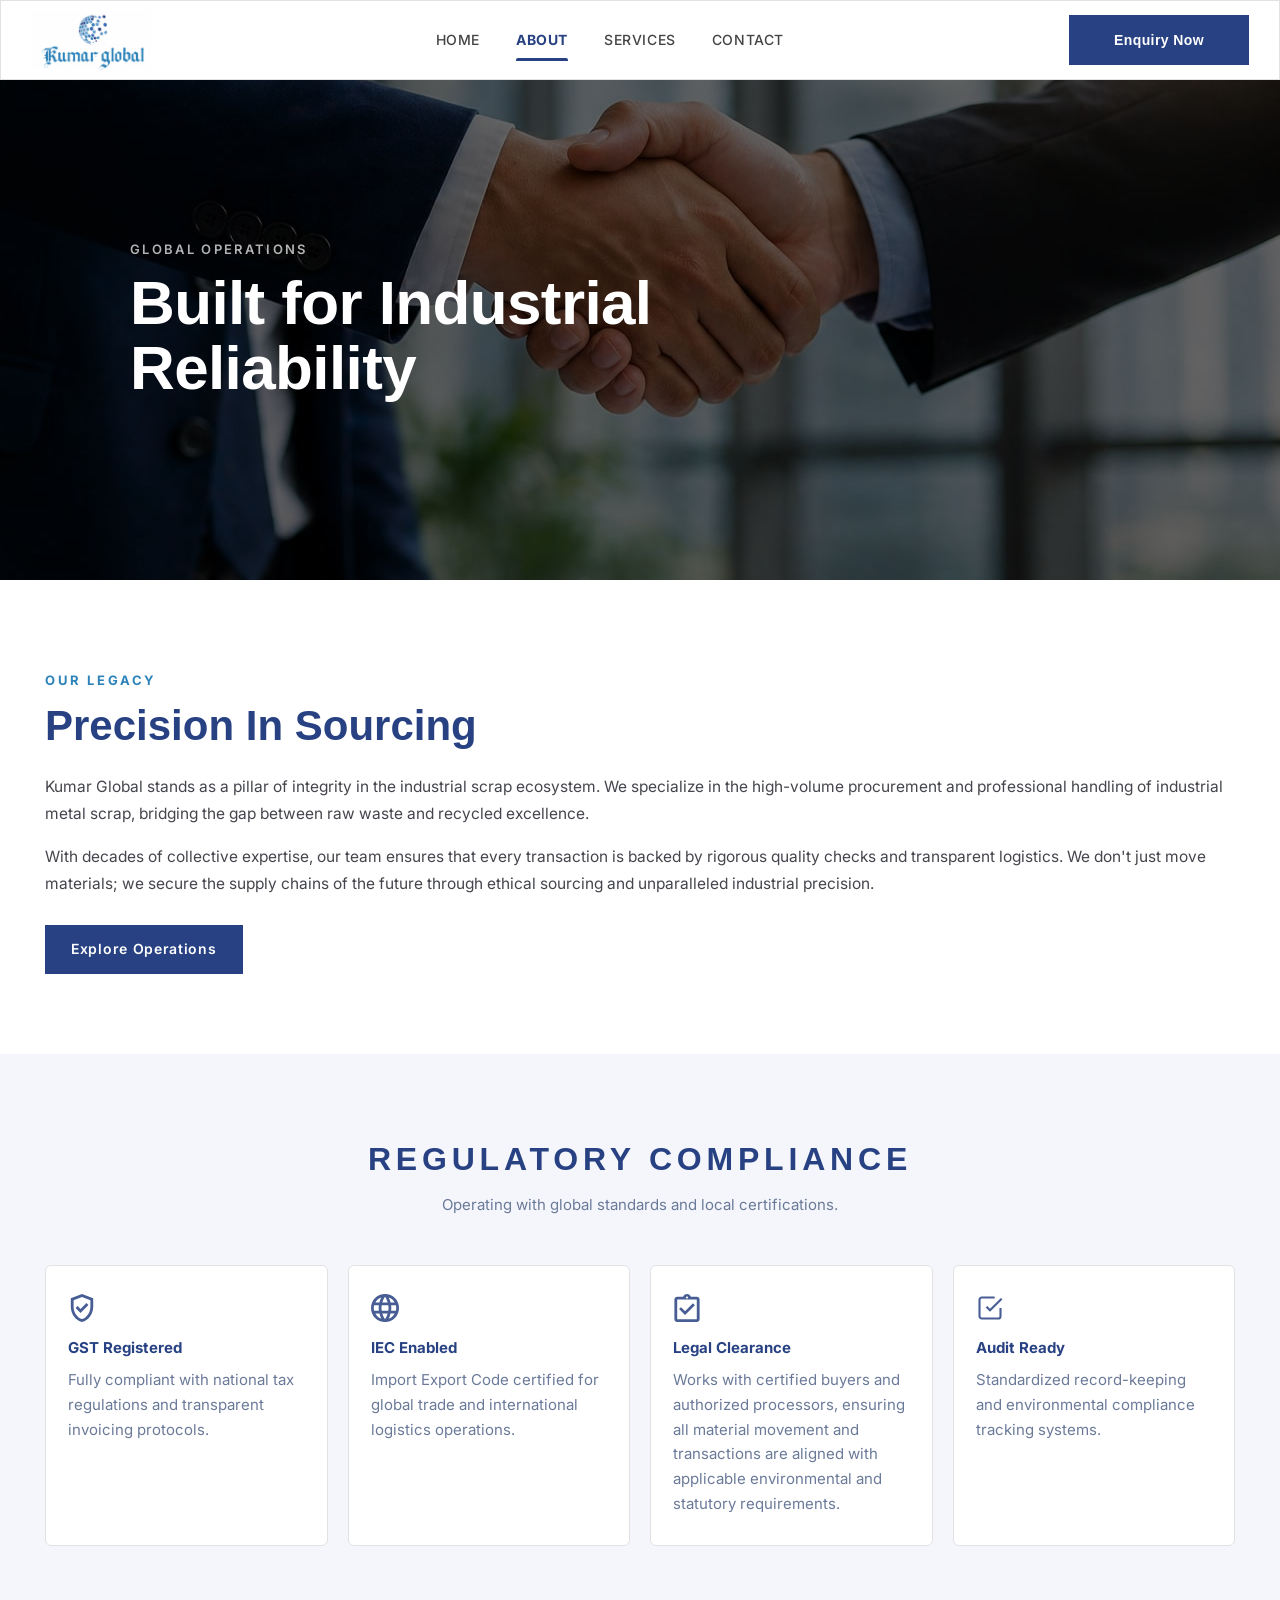
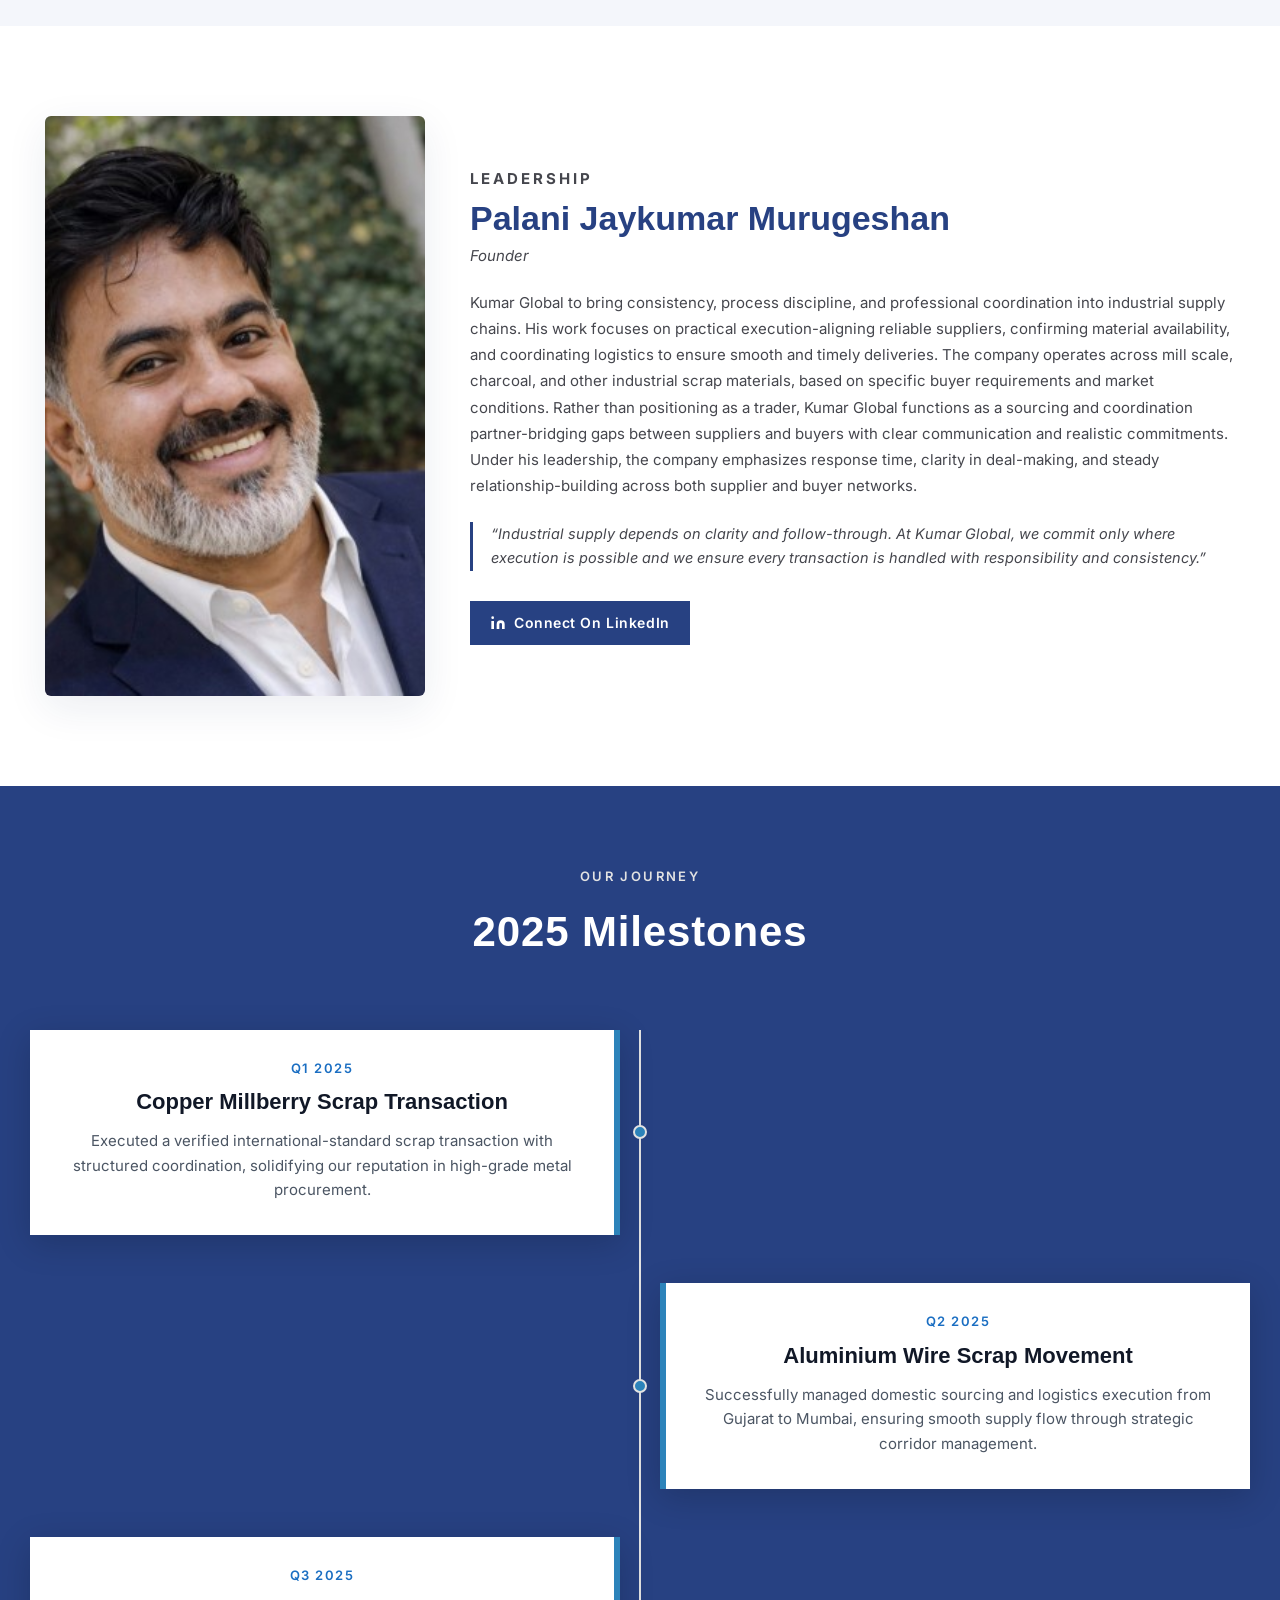
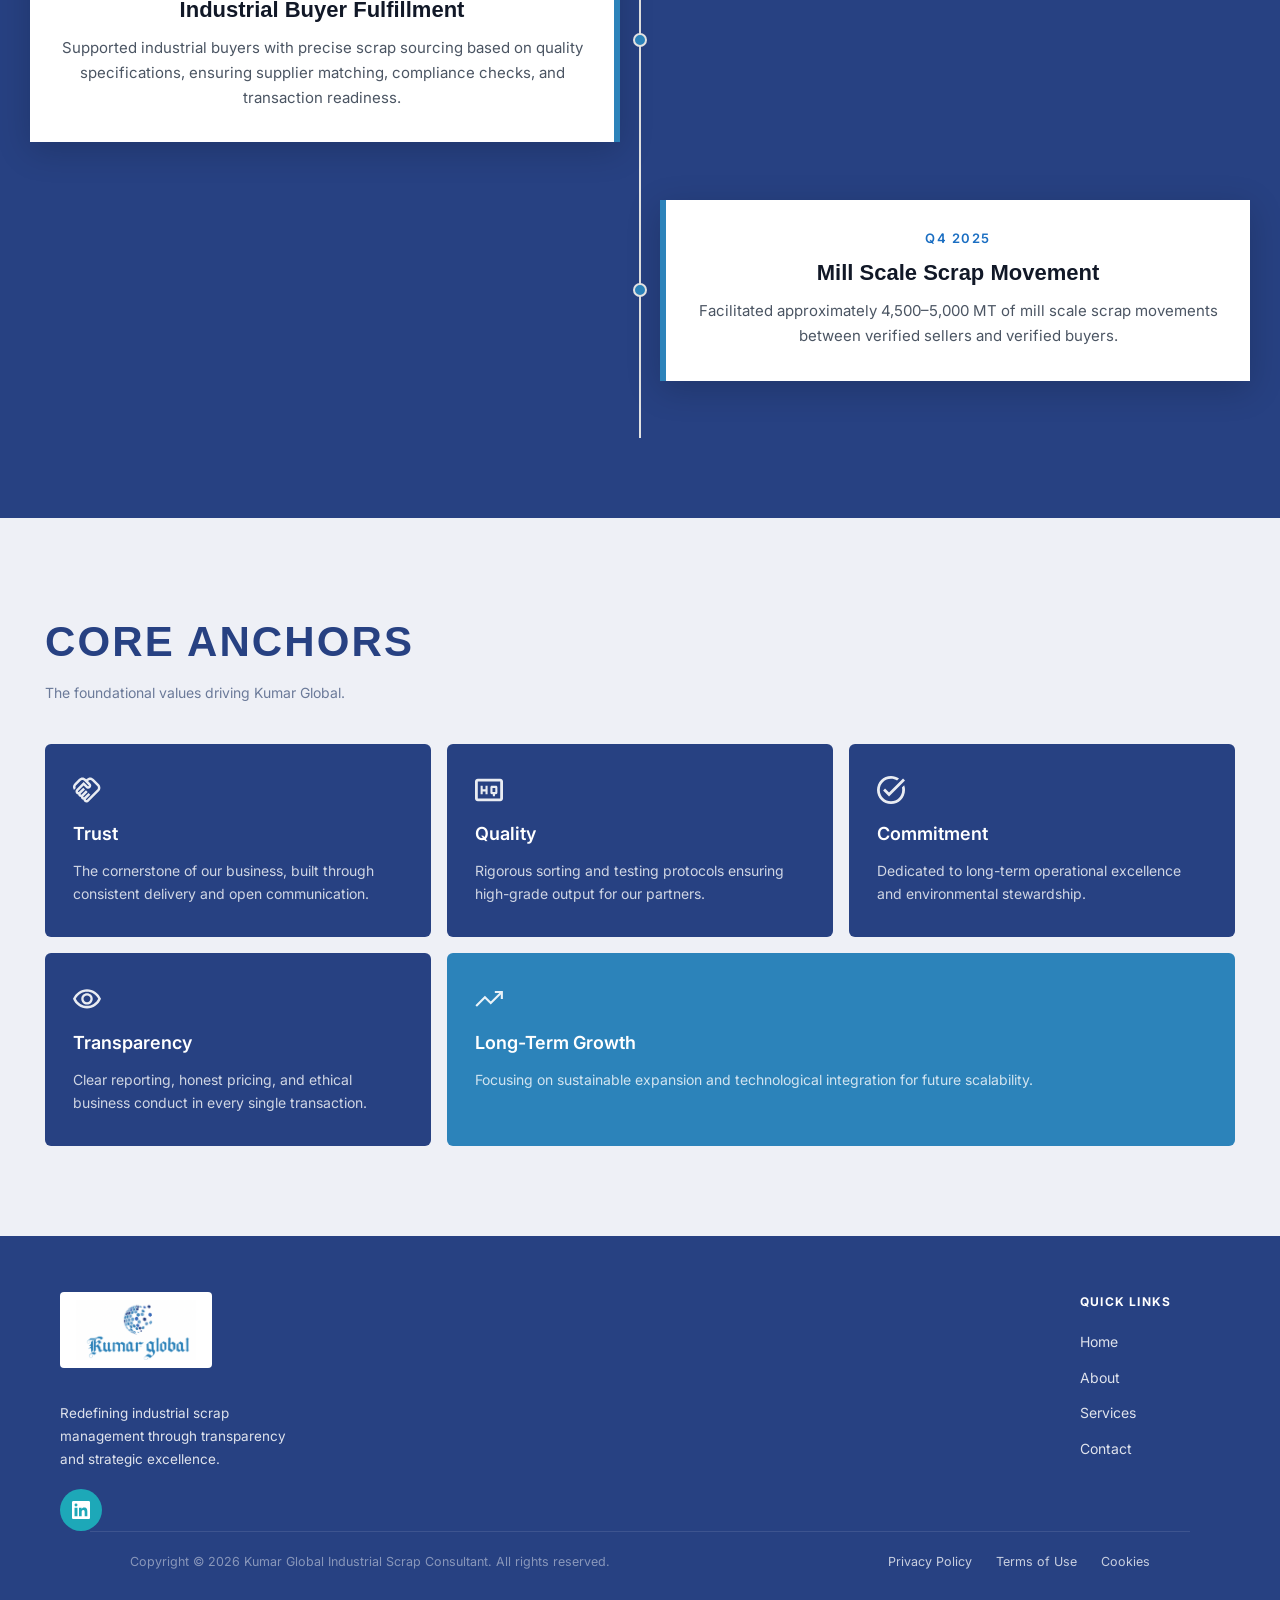
<file: pages/about.html>
<!doctype html>
<html lang="en">
  <head>
    <script src="/js/components/navbar.js" defer></script>
    <script src="/js/components/footer.js" defer></script>
    <meta charset="UTF-8" />
    <meta name="viewport" content="width=device-width, initial-scale=1.0" />
    <meta
      name="description"
      content="Kumar Global specializes in high-volume procurement, ethical sourcing, and professional handling of industrial metal scrap. We secure supply chains with precision and integrity."
    />
    <meta name="robots" content="index, follow" />
    <meta name="author" content="Kumar Global" />
    <link rel="canonical" href="https://www.kumarglobal.in/about.html" />

    <meta
      property="og:title"
      content="Kumar Global | Industrial Consulting &amp; Scrap Procurement"
    />
    <meta
      property="og:description"
      content="Kumar Global specializes in high-volume procurement, ethical sourcing, and professional handling of industrial metal scrap."
    />
    <meta property="og:type" content="website" />
    <meta property="og:url" content="https://www.kumarglobal.in/about.html" />
    <meta
      property="og:image"
      content="https://www.kumarglobal.in/assets/images/about_hero.png"
    />
    <meta property="og:site_name" content="Kumar Global" />

    <meta name="twitter:card" content="summary_large_image" />
    <meta
      name="twitter:title"
      content="Kumar Global | Industrial Consulting &amp; Scrap Procurement"
    />
    <meta
      name="twitter:description"
      content="Kumar Global specializes in high-volume procurement, ethical sourcing, and professional handling of industrial metal scrap."
    />
    <meta
      name="twitter:image"
      content="https://www.kumarglobal.in/assets/images/about_hero.png"
    />

    <title>About Us | Kumar Global</title>

    <script type="application/ld+json">
      {
        "@context": "https://schema.org",
        "@type": "Organization",
        "name": "Kumar Global",
        "url": "https://www.kumarglobal.in",
        "logo": "https://www.kumarglobal.in/assets/icons/Logo.png",
        "description": "Kumar Global stands as a pillar of integrity in the industrial scrap ecosystem. We specialize in the high-volume procurement and professional handling of industrial metal scrap.",
        "founder": {
          "@type": "Person",
          "name": "M. Palani JayKumar"
        }
      }
    </script>

    <link
      href="https://fonts.googleapis.com/css2?family=Inter:wght@400;500;600;700;800&family=Manrope:wght@600;700;800&display=swap"
      rel="stylesheet"
    />
    <link rel="stylesheet" href="/css/style.css" />
    <link rel="icon" href="/assets/icons/Logo.png" />
  </head>
  <body>
    <nav class="navbar">
      <div class="nav-logo">
        <div class="logo-icon">
          <img
            src="/assets/icons/Logo.png"
            alt="Kumar Global Logo"
            class="logo-img"
          />
        </div>
      </div>

      <ul class="nav-links" id="navLinks">
        <li><a href="/index.html" class="nav-link">HOME</a></li>
        <li><a href="/pages/about.html" class="nav-link active">ABOUT</a></li>
        <li><a href="/pages/services.html" class="nav-link">SERVICES</a></li>
        <li><a href="/pages/contact.html" class="nav-link">CONTACT</a></li>
      </ul>

      <a href="/pages/contact.html">
        <button class="enquiry-btn">Enquiry Now</button>
      </a>

      <div class="hamburger" id="hamburger">
        <span></span>
        <span></span>
        <span></span>
      </div>
    </nav>

    <main>
      <section class="hero">
        <div class="hero-overlay"></div>
        <div class="hero-content">
          <p class="hero-eyebrow">GLOBAL OPERATIONS</p>
          <h1 class="hero-title">Built for Industrial Reliability</h1>
        </div>
      </section>

      <section class="legacy-section">
        <div class="container">
          <p class="section-eyebrow">OUR LEGACY</p>
          <h2 class="section-heading">Precision In Sourcing</h2>
          <div class="legacy-body">
            <p>
              Kumar Global stands as a pillar of integrity in the industrial
              scrap ecosystem. We specialize in the high-volume procurement and
              professional handling of industrial metal scrap, bridging the gap
              between raw waste and recycled excellence.
            </p>
            <p>
              With decades of collective expertise, our team ensures that every
              transaction is backed by rigorous quality checks and transparent
              logistics. We don't just move materials; we secure the supply
              chains of the future through ethical sourcing and unparalleled
              industrial precision.
            </p>
          </div>
          <a href="/pages/services.html" class="btn-primary"
            >Explore Operations</a
          >
        </div>
      </section>

      <section class="compliance-section">
        <div class="container">
          <p class="section-label-center">REGULATORY COMPLIANCE</p>
          <p class="compliance-sub">
            Operating with global standards and local certifications.
          </p>
          <div class="compliance-grid">
            <div class="compliance-card">
              <div class="card-icon">
                <img
                  src="/assets/icons/icon-gst.svg"
                  alt="GST Registered"
                  width="28"
                  height="28"
                />
              </div>
              <h4>GST Registered</h4>
              <p>
                Fully compliant with national tax regulations and transparent
                invoicing protocols.
              </p>
            </div>
            <div class="compliance-card">
              <div class="card-icon">
                <img
                  src="/assets/icons/icon-iec.svg"
                  alt="IEC Enabled"
                  width="28"
                  height="28"
                />
              </div>
              <h4>IEC Enabled</h4>
              <p>
                Import Export Code certified for global trade and international
                logistics operations.
              </p>
            </div>
            <div class="compliance-card">
              <div class="card-icon">
                <img
                  src="/assets/icons/icon-legal.svg"
                  alt="Legal Clearance"
                  width="28"
                  height="28"
                />
              </div>
              <h4>Legal Clearance</h4>
              <p>
                Works with certified buyers and authorized processors, ensuring
                all material movement and transactions are aligned with
                applicable environmental and statutory requirements.
              </p>
            </div>
            <div class="compliance-card">
              <div class="card-icon">
                <img
                  src="/assets/icons/icon-audit.svg"
                  alt="Audit Ready"
                  width="28"
                  height="28"
                />
              </div>
              <h4>Audit Ready</h4>
              <p>
                Standardized record-keeping and environmental compliance
                tracking systems.
              </p>
            </div>
          </div>
        </div>
      </section>

      <section class="leadership-section">
        <div class="container leadership-grid">
          <div class="leader-image-wrap">
            <img src="/assets/images/profile.jpg" alt="M. Palani JayKumar" />
          </div>
          <div class="leader-content">
            <p class="section-eyebrow">LEADERSHIP</p>
            <h2 class="leader-name">Palani Jaykumar Murugeshan</h2>
            <p class="leader-title-role">
              <em>Founder</em>
            </p>

            <p>
              Kumar Global to bring consistency, process discipline, and
              professional coordination into industrial supply chains. His work
              focuses on practical execution-aligning reliable suppliers,
              confirming material availability, and coordinating logistics to
              ensure smooth and timely deliveries. The company operates across
              mill scale, charcoal, and other industrial scrap materials, based
              on specific buyer requirements and market conditions. Rather than
              positioning as a trader, Kumar Global functions as a sourcing and
              coordination partner-bridging gaps between suppliers and buyers
              with clear communication and realistic commitments. Under his
              leadership, the company emphasizes response time, clarity in
              deal-making, and steady relationship-building across both supplier
              and buyer networks.
            </p>
            <blockquote>
              “Industrial supply depends on clarity and follow-through. At Kumar
              Global, we commit only where execution is possible and we ensure
              every transaction is handled with responsibility and consistency.”
            </blockquote>
            <a
              href="https://www.linkedin.com/in/palani-jaykumar-murugeshan/"
              target="_blank"
              class="btn-linkedin"
            >
              <img
                src="/assets/icons/icon-linkedin.svg"
                alt="LinkedIn"
                width="16"
                height="16"
              />
              Connect On LinkedIn
            </a>
          </div>
        </div>
      </section>

      <section class="timeline-section">
        <div class="header">
          <p class="eyebrow">OUR JOURNEY</p>
          <h1 class="title">2025 Milestones</h1>
        </div>

        <div class="timeline">
          <div class="timeline-line"></div>

          <div class="timeline-item left">
            <div class="card">
              <p class="quarter">Q1 2025</p>
              <h2 class="card-title">Copper Millberry Scrap Transaction</h2>
              <p class="card-desc">
                Executed a verified international-standard scrap transaction
                with structured coordination, solidifying our reputation in
                high-grade metal procurement.
              </p>
            </div>
            <div class="dot"></div>
          </div>

          <div class="timeline-item right">
            <div class="dot"></div>
            <div class="card">
              <p class="quarter">Q2 2025</p>
              <h2 class="card-title">Aluminium Wire Scrap Movement</h2>
              <p class="card-desc">
                Successfully managed domestic sourcing and logistics execution
                from Gujarat to Mumbai, ensuring smooth supply flow through
                strategic corridor management.
              </p>
            </div>
          </div>

          <div class="timeline-item left">
            <div class="card">
              <p class="quarter">Q3 2025</p>
              <h2 class="card-title">Industrial Buyer Fulfillment</h2>
              <p class="card-desc">
                Supported industrial buyers with precise scrap sourcing based on
                quality specifications, ensuring supplier matching, compliance
                checks, and transaction readiness.
              </p>
            </div>
            <div class="dot"></div>
          </div>

          <div class="timeline-item right">
            <div class="dot"></div>
            <div class="card">
              <p class="quarter">Q4 2025</p>
              <h2 class="card-title">Mill Scale Scrap Movement</h2>
              <p class="card-desc">
                Facilitated approximately 4,500–5,000 MT of mill scale scrap
                movements between verified sellers and verified buyers.
              </p>
            </div>
          </div>
        </div>
      </section>

      <section class="anchors-section">
        <div class="container">
          <h2 class="anchors-title">CORE ANCHORS</h2>
          <p class="anchors-sub">
            The foundational values driving Kumar Global.
          </p>
          <div class="anchors-grid">
            <div class="anchor-card anchor-dark">
              <div class="anchor-icon">
                <img
                  src="/assets/icons/icon-trust.svg"
                  alt="Trust"
                  width="28"
                  height="28"
                />
              </div>
              <h4>Trust</h4>
              <p>
                The cornerstone of our business, built through consistent
                delivery and open communication.
              </p>
            </div>
            <div class="anchor-card anchor-mid">
              <div class="anchor-icon">
                <img
                  src="/assets/icons/icon-quality.svg"
                  alt="Quality"
                  width="28"
                  height="28"
                />
              </div>
              <h4>Quality</h4>
              <p>
                Rigorous sorting and testing protocols ensuring high-grade
                output for our partners.
              </p>
            </div>
            <div class="anchor-card anchor-dark">
              <div class="anchor-icon">
                <img
                  src="/assets/icons/icon-commitment.svg"
                  alt="Commitment"
                  width="28"
                  height="28"
                />
              </div>
              <h4>Commitment</h4>
              <p>
                Dedicated to long-term operational excellence and environmental
                stewardship.
              </p>
            </div>
            <div class="anchor-card anchor-mid anchor-wide">
              <div class="anchor-icon">
                <img
                  src="/assets/icons/icon-transparency.svg"
                  alt="Transparency"
                  width="28"
                  height="28"
                />
              </div>
              <h4>Transparency</h4>
              <p>
                Clear reporting, honest pricing, and ethical business conduct in
                every single transaction.
              </p>
            </div>
            <div class="anchor-card anchor-blue anchor-wide">
              <div class="anchor-icon">
                <img
                  src="/assets/icons/icon-growth.svg"
                  alt="Long-Term Growth"
                  width="28"
                  height="28"
                />
              </div>
              <h4>Long-Term Growth</h4>
              <p>
                Focusing on sustainable expansion and technological integration
                for future scalability.
              </p>
            </div>
          </div>
        </div>
      </section>
    </main>

    <footer class="footer">
      <div class="footer-main">
        <div class="footer-left">
          <div class="footer-logo">
            <div class="logo-icon">
              <img
                src="/assets/icons/Logo.png"
                alt="Kumar Global Logo"
                class="logo-img"
              />
            </div>
          </div>
          <p class="footer-tagline">
            Redefining industrial scrap<br />management through transparency<br />and
            strategic excellence.
          </p>
          <a
            href="https://www.linkedin.com/in/palani-jaykumar-murugeshan/"
            target="_blank"
            class="linkedin-btn"
            aria-label="LinkedIn"
          >
            <svg
              width="18"
              height="18"
              viewBox="0 0 24 24"
              fill="white"
              xmlns="http://www.w3.org/2000/svg"
            >
              <path
                d="M20.447 20.452H16.89v-5.569c0-1.328-.027-3.037-1.852-3.037-1.853 0-2.136 1.445-2.136 2.939v5.667H9.351V9h3.414v1.561h.046c.477-.9 1.637-1.85 3.37-1.85 3.601 0 4.267 2.37 4.267 5.455v6.286zM5.337 7.433a1.977 1.977 0 01-1.972-1.98 1.977 1.977 0 011.972-1.98 1.977 1.977 0 011.972 1.98 1.977 1.977 0 01-1.972 1.98zm1.969 13.019H3.368V9h3.938v11.452zM22.225 0H1.771C.792 0 0 .774 0 1.729v20.542C0 23.227.792 24 1.771 24h20.451C23.2 24 24 23.227 24 22.271V1.729C24 .774 23.2 0 22.222 0h.003z"
              />
            </svg>
          </a>
        </div>

        <div class="footer-spacer"></div>

        <div class="footer-links">
          <h4 class="links-heading">QUICK LINKS</h4>
          <ul>
            <li><a href="/index.html">Home</a></li>
            <li><a href="/pages/about.html">About</a></li>
            <li><a href="/pages/services.html">Services</a></li>
            <li><a href="/pages/contact.html">Contact</a></li>
          </ul>
        </div>
      </div>

      <div class="footer-divider"></div>

      <div class="footer-bottom">
        <p class="footer-copy">
          Copyright &copy; 2026 Kumar Global Industrial Scrap Consultant. All
          rights reserved.
        </p>
        <div class="footer-legal">
          <a href="/pages/privacy-policy.html">Privacy Policy</a>
          <a href="/pages/terms-of-use.html">Terms of Use</a>
          <a href="/pages/cookies.html">Cookies</a>
        </div>
      </div>
    </footer>

    <script src="/js/pages/about.js"></script>
  </body>
</html>
</file>
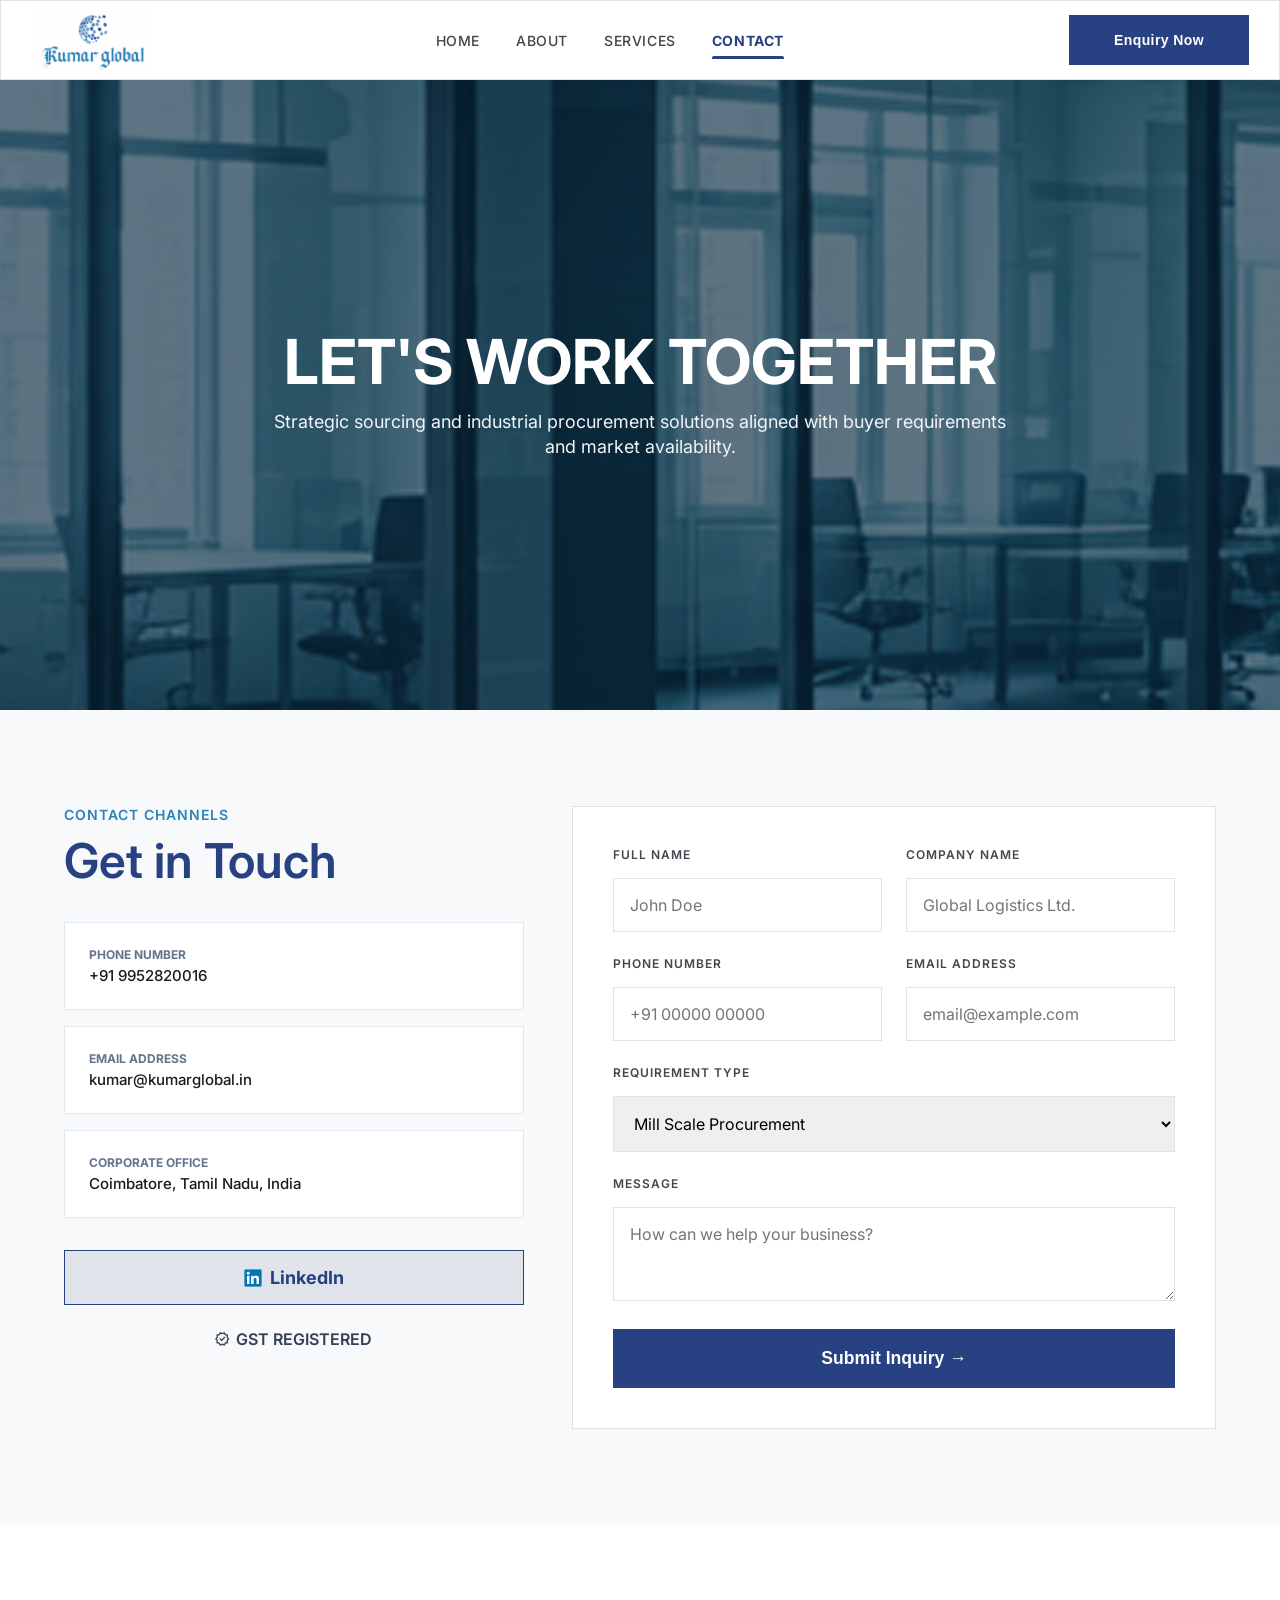
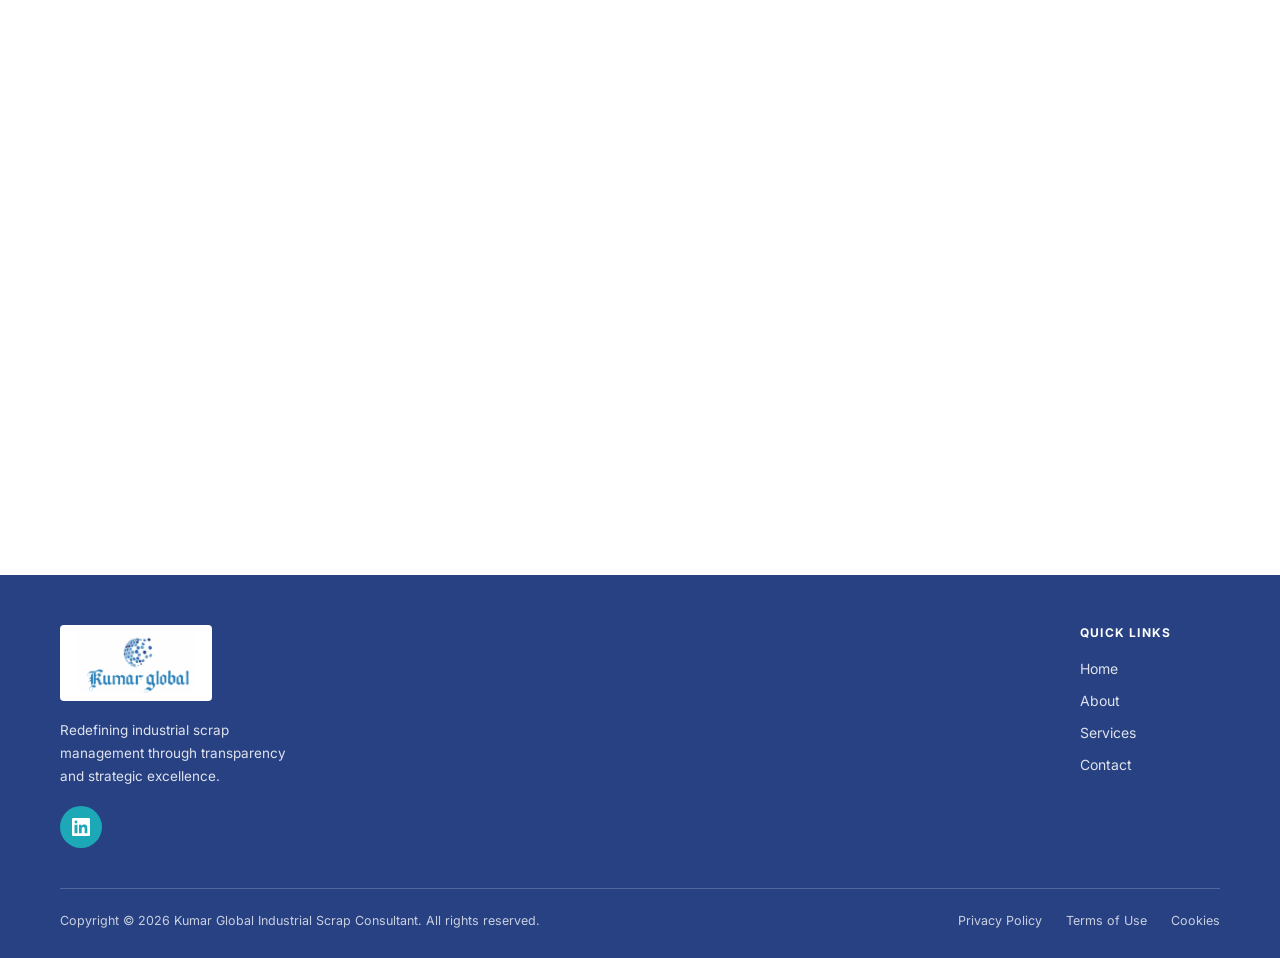
<file: pages/contact.html>
<!DOCTYPE html>
<html lang="en">
<head>
    <meta charset="UTF-8">
    <meta name="viewport" content="width=device-width, initial-scale=1.0">
    <title>Contact Us | Kumar Global</title>
  <link rel="icon" href="/assets/icons/Logo.png" />
    <meta name="description" content="Kumar Global provides industrial procurement, scrap sourcing, material verification, logistics coordination, and supply chain consulting services for global manufacturing operations.">

    <meta name="keywords" content="industrial procurement, scrap consulting, scrap sourcing, material verification, logistics support, supply chain consulting, global sourcing, industrial logistics">

    <meta name="author" content="Kumar Global">

    <meta name="robots" content="index, follow">

    <meta name="viewport" content="width=device-width, initial-scale=1.0">

    <meta property="og:title" content="Contact Us | Kumar Global - Industrial Scrap Procurement">
    <meta property="og:description" content="Connect with Kumar Global for reliable industrial scrap sourcing and logistics coordination. Get in touch with our experts today.">
    <meta property="og:type" content="website">
    <meta property="og:url" content="https://www.kumarglobal.in/pages/contact.html">
    <meta property="og:image" content="https://www.kumarglobal.in/assets/images/globe_img.png">

    <meta name="twitter:card" content="summary_large_image">
    <meta name="twitter:title" content="Contact Us | Kumar Global">
    <meta name="twitter:description" content="Reach out to Kumar Global for professional industrial scrap consultancy and procurement solutions.">
    <meta name="twitter:image" content="https://www.kumarglobal.in/assets/images/globe_img.png">

    <link rel="canonical" href="https://www.kumarglobal.in/pages/contact.html" />

    <link rel="preconnect" href="https://fonts.googleapis.com">
    <link rel="preconnect" href="https://fonts.gstatic.com" crossorigin>
    <link href="https://fonts.googleapis.com/css2?family=League+Spartan:wght@100..900&family=Manrope:wght@200..800&display=swap" rel="stylesheet">
    <link rel="stylesheet" href="/css/contact.css" />
  

    <link
      href="https://fonts.googleapis.com/css2?family=Inter:wght@400;500;600;700;800&family=Manrope:wght@600;700;800&display=swap"
      rel="stylesheet"
    />
    <script type="application/ld+json">
      {
        "@context": "https://schema.org",
        "@type": "ContactPage",
        "mainEntity": {
          "@type": "Organization",
          "name": "Kumar Global",
          "url": "https://www.kumarglobal.in",
          "contactPoint": {
            "@type": "ContactPoint",
            "telephone": "+91 9952820016",
            "contactType": "customer service",
            "email": "kumar@kumarglobal.in"
          }
        }
      }
    </script>
</head>
<body>
    <header>
        <nav class="navbar">
            <div class="nav-logo">
                <div class="logo-icon">
                    <img src="/assets/icons/Logo.png" alt="Kumar Global Logo" class="logo-img">
                </div>
            </div>

            <ul class="nav-links" id="navLinks">
        <li><a href="/index.html" class="nav-link">HOME</a></li>
        <li><a href="/pages/about.html" class="nav-link">ABOUT</a></li>
        <li><a href="/pages/services.html" class="nav-link">SERVICES</a></li>
        <li><a href="/pages/contact.html" class="nav-link active">CONTACT</a></li>
      </ul>

          <a href="/pages/contact.html">
      <button class="enquiry-btn">Enquiry Now</button>
</a>

            <div class="hamburger" id="hamburger">
                <span></span>
                <span></span>
                <span></span>
            </div>
      </nav>
    </header>

    <main>
        <section class="contact-hero">
            <div class="contact-hero-overlay">
                <div class="container">
                    <div class="contact-hero-content">
                        <h1 class="contact-hero-title">LET'S WORK TOGETHER</h1>
                        <p class="contact-hero-description">Strategic sourcing and industrial procurement solutions aligned with buyer requirements and market availability.</p>
                    </div>
                </div>
            </div>
        </section>

        <section class="contact-section">
            <div class="container">
                <div class="contact-grid">
                    
                    <! -- Left -->
                    <div class="contact-info">
                        <p class="info-label">CONTACT CHANNELS</p>
                        <h2 class="info-title">Get in Touch</h2>

                        <div class="contact-card">
                            <h3>PHONE NUMBER</h3>
                            <p>+91 9952820016</p>
                        </div>

                        <div class="contact-card">
                            <h3>EMAIL ADDRESS</h3>
                            <p>kumar@kumarglobal.in</p>
                        </div>

                        <div class="contact-card">
                            <h3>CORPORATE OFFICE</h3>
                            <p>Coimbatore, Tamil Nadu, India</p>
                        </div>
                
                        <a href="https://www.linkedin.com/in/palani-jaykumar-murugeshan/" class="linkedin-button">
                            <div class="linkedin">
                                <img src="/assets/icons/devicon_linkedin.png" alt="LinkedIn Icon">
                                <h4>LinkedIn</h4>
                            </div>
                        </a>

                        <div class="verified">
                            <img src="/assets/icons/ver.png" alt="Verified Icon">
                            <p class="gst-badge">GST REGISTERED</p>
                        </div>
                        
                    </div>

                  
                    <form class="contact-form" id="contactForm">

                        <!-- Spam Protection -->
                        <input type="text" name="_gotcha" style="display: none;">

                        <!-- Optional Subject -->
                        <input type="hidden" name="_subject" value="New Kumar Global Inquiry">

                        <div class="form-row">
                            <div class="form-group">
                                <label for="fullName">FULL NAME</label>
                                <input type="text" id="fullName" name="Full Name" placeholder="John Doe" required>
                            </div>

                            <div class="form-group">
                                <label for="companyName">COMPANY NAME</label>
                                <input type="text" id="companyName" name="Company Name" placeholder="Global Logistics Ltd.">
                            </div>
                        </div>

                        <div class="form-row">
                            <div class="form-group">
                                <label for="phone">PHONE NUMBER</label>
                                <input type="tel" id="phone" name="Phone Number" placeholder="+91 00000 00000" required>
                            </div>

                            <div class="form-group">
                                <label for="email">EMAIL ADDRESS</label>
                                <input type="email" id="email" name="Email Address" placeholder="email@example.com" required>
                            </div>
                        </div>

                        <div class="form-group">
                            <label for="requirement">REQUIREMENT TYPE</label>
                            <select id="requirement" name="Requirement Type" required>
                                <option>Mill Scale Procurement</option>
                                <option>Industrial Scrap Procurement</option>
                                <option>Industrial Charcoal Supply</option>
                                <option>Supplier Partnership Inquiry</option>
                            </select>
                        </div>

                        <div class="form-group">
                            <label for="message">MESSAGE</label>
                            <textarea id="message" name="message" rows="3" placeholder="How can we help your business?" required></textarea>
                        </div>

                        <!-- Status Message -->
                        <p id="formStatus" class="form-status"></p>

                        <button type="submit" class="contact-form-button">
                            Submit Inquiry →
                        </button>

                    </form>

                </div>
            </div>
        </section>

        <section class="location-map">
            <div class="location-map-embed">
                
              
                <iframe 
                    src="https://www.google.com/maps/embed?pb=!1m18!1m12!1m3!1d3915.8856029749168!2d77.03979237440842!3d11.047202889118532!2m3!1f0!2f0!3f0!3m2!1i1024!2i768!4f13.1!3m3!1m2!1s0x3ba8577875aff0f3%3A0x8b3cafb0e5fe52e7!2sKumar%20Global%20-%20Industrial%20Scrap%20Consultant!5e0!3m2!1sen!2sin!4v1777712787829!5m2!1sen!2sin"
                    loading="lazy"
                    allowfullscreen>
                </iframe>
                
            </div>
        </section>
    </main>

    <footer>
        <footer class="footer">
            <div class="footer-main">
                <div class="footer-left">
                <div class="footer-logo">
                <div class="logo-icon">
                <div class="logo-icon">
                    <img src="/assets/icons/Logo.png" alt="Kumar Global Logo" class="logo-img">
                </div>
            </div>
        </div>
        <p class="footer-tagline">Redefining industrial scrap<br/>management through transparency<br/>and strategic excellence.</p>
        <a href="https://www.linkedin.com/in/palani-jaykumar-murugeshan/" target="_blank" class="linkedin-btn" aria-label="LinkedIn">
          <svg width="18" height="18" viewBox="0 0 24 24" fill="white" xmlns="http://www.w3.org/2000/svg">
            <path d="M20.447 20.452H16.89v-5.569c0-1.328-.027-3.037-1.852-3.037-1.853 0-2.136 1.445-2.136 2.939v5.667H9.351V9h3.414v1.561h.046c.477-.9 1.637-1.85 3.37-1.85 3.601 0 4.267 2.37 4.267 5.455v6.286zM5.337 7.433a1.977 1.977 0 01-1.972-1.98 1.977 1.977 0 011.972-1.98 1.977 1.977 0 011.972 1.98 1.977 1.977 0 01-1.972 1.98zm1.969 13.019H3.368V9h3.938v11.452zM22.225 0H1.771C.792 0 0 .774 0 1.729v20.542C0 23.227.792 24 1.771 24h20.451C23.2 24 24 23.227 24 22.271V1.729C24 .774 23.2 0 22.222 0h.003z"/>
          </svg>
        </a>
      </div>

      
      <div class="footer-spacer"></div>

      
      <div class="footer-links">
        <h4 class="links-heading">QUICK LINKS</h4>
        <ul>
          <li><a href="/index.html">Home</a></li>
          <li><a href="/pages/about.html">About</a></li>
          <li><a href="/pages/services.html">Services</a></li>
          <li><a href="/pages/contact.html">Contact</a></li>
        </ul>
      </div>
    </div>

    
    <div class="footer-divider"></div>

    
    <div class="footer-bottom">
      <p class="footer-copy">Copyright &copy; 2026 Kumar Global Industrial Scrap Consultant. All rights reserved.</p>
      <div class="footer-legal">
        <a href="/pages/privacy-policy.html">Privacy Policy</a>
        <a href="/pages/terms-of-use.html">Terms of Use</a>
        <a href="/pages/cookies.html">Cookies</a>
      </div>
    </div>
  </footer>
    </footer>

    <script src="/js/pages/contact.js"></script>
</body>
</html>
</file>
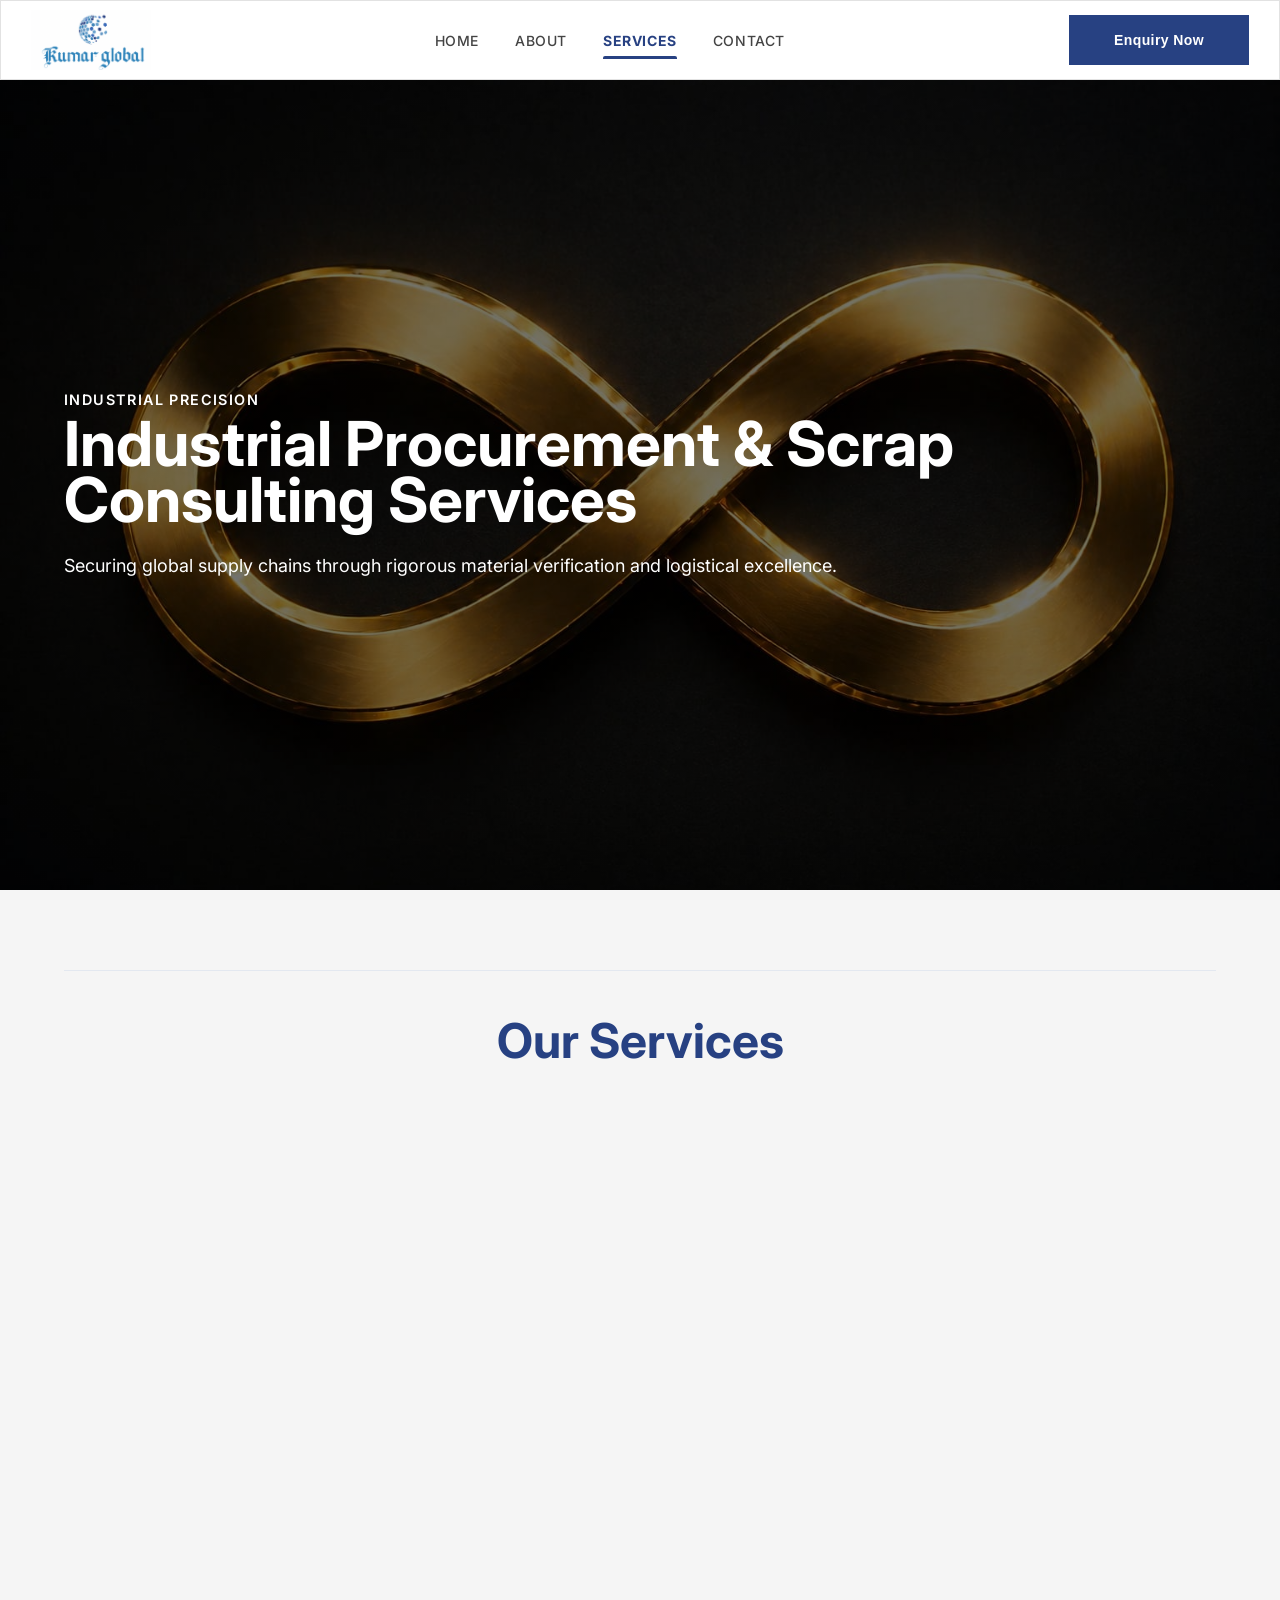
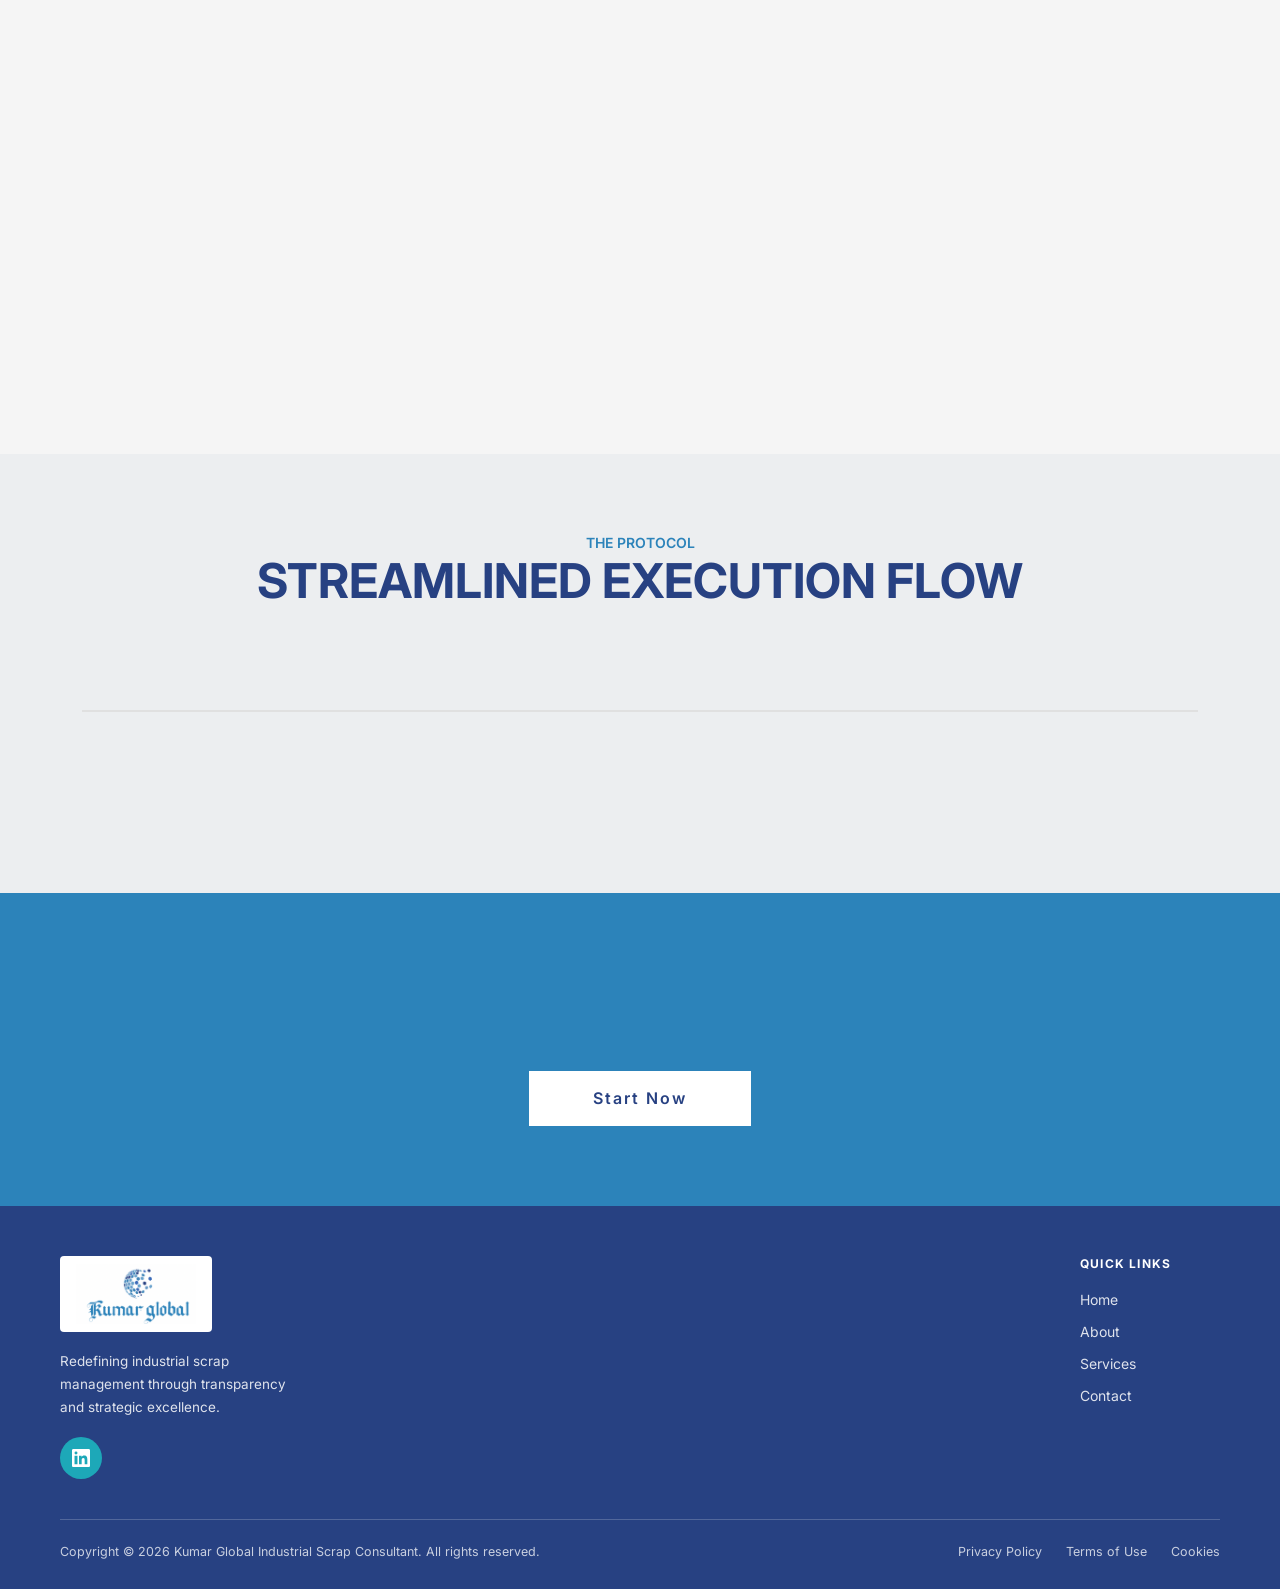
<file: pages/services.html>
<!DOCTYPE html>
<html lang="en">
<head>
    <meta charset="UTF-8">
    <meta name="viewport" content="width=device-width, initial-scale=1.0">
    <title>Our Services | Kumar Global</title>
  <link rel="icon" href="/assets/icons/Logo.png" />
    <meta name="description" content="Kumar Global provides industrial procurement, scrap sourcing, material verification, logistics coordination, and supply chain consulting services for global manufacturing operations.">

    <meta name="keywords" content="industrial procurement, scrap consulting, scrap sourcing, material verification, logistics support, supply chain consulting, global sourcing, industrial logistics">

    <meta name="author" content="Kumar Global">

    <meta name="robots" content="index, follow">

    <meta name="viewport" content="width=device-width, initial-scale=1.0">

    <meta property="og:title" content="Industrial Procurement & Scrap Consulting Services | Kumar Global">
    <meta property="og:description" content="Secure global supply chains with industrial procurement, scrap sourcing, and logistics consulting solutions from Kumar Global.">
    <meta property="og:type" content="website">
    <meta property="og:url" content="https://www.kumarglobal.in/pages/services.html">
    <meta property="og:image" content="https://www.kumarglobal.in/assets/images/globe_img.png">

    <meta name="twitter:card" content="summary_large_image">
    <meta name="twitter:title" content="Industrial Procurement & Scrap Consulting Services | Kumar Global">
    <meta name="twitter:description" content="Industrial procurement, logistics support, and structured sourcing solutions.">
    <meta name="twitter:image" content="https://www.kumarglobal.in/assets/images/globe_img.png">

    <link rel="canonical" href="https://www.kumarglobal.in/pages/services.html" />
    <link rel="preconnect" href="https://fonts.googleapis.com">
    <link rel="preconnect" href="https://fonts.gstatic.com" crossorigin>
    <link href="https://fonts.googleapis.com/css2?family=League+Spartan:wght@100..900&family=Manrope:wght@200..800&display=swap" rel="stylesheet">
   <link href="https://db.onlinewebfonts.com/c/a0f33b8a3febb69aa498dba7d9e8cab2?family=Old+English+Text+MT+Std" rel="stylesheet">

    <link
      href="https://fonts.googleapis.com/css2?family=Inter:wght@400;500;600;700;800&family=Manrope:wght@600;700;800&display=swap"
      rel="stylesheet"
    />
    <link rel="stylesheet" href="/css/services.css" />
    <script type="application/ld+json">
      {
        "@context": "https://schema.org",
        "@type": "Service",
        "serviceType": "Industrial Procurement & Scrap Consulting",
        "provider": {
          "@type": "Organization",
          "name": "Kumar Global",
          "url": "https://www.kumarglobal.in"
        },
        "description": "Kumar Global provides industrial procurement, scrap sourcing, material verification, logistics coordination, and supply chain consulting services."
      }
    </script>
</head>
<body>
    <header>
        <nav class="navbar">
            <div class="nav-logo">
                <div class="logo-icon">
                    <img src="/assets/icons/Logo.png" alt="Kumar Global Logo" class="logo-img">
                </div>
           
            </div>

           <ul class="nav-links" id="navLinks">
        <li><a href="/index.html" class="nav-link ">HOME</a></li>
        <li><a href="/pages/about.html" class="nav-link ">ABOUT</a></li>
        <li><a href="/pages/services.html" class="nav-link active">SERVICES</a></li>
        <li><a href="/pages/contact.html" class="nav-link">CONTACT</a></li>
      </ul>

          <a href="/pages/contact.html">
      <button class="enquiry-btn">Enquiry Now</button>
</a>

            <div class="hamburger" id="hamburger">
                <span></span>
                <span></span>
                <span></span>
            </div>
      </nav>
    </header>

    <main>
        <section class="services-section">
          <section class="services-hero">
            <div class="hero-overlay">
              <div class="container">
                <div class="hero-content">
                  <p class="hero-label">INDUSTRIAL PRECISION</p>
                  <h1 class="hero-title">Industrial Procurement & Scrap Consulting Services</h1>
                  <p class="hero-description">Securing global supply chains through rigorous material verification and logistical excellence.</p>
                </div>
              </div>
            </div>
          </section>

          <section class="services">
            <div class="container">
              
              <div class="divider"></div>
              <h2 class="service-heading">Our Services</h2>
              <div class="services-list">
                <article class="service-card">
                  <h2 class="service-card-title">01/PROCUREMENT</h2>
                  <p class="service-card-subtitle">Scrap Sourcing</p>
                  <p class="service-card-description">We identify and vet reliable industrial scrap sources to ensure a consistent flow of raw materials for heavy industrial operations</p>
                </article>

                <article class="service-card">
                  <h2 class="service-card-title">02/STANDARDS</h2>
                  <p class="service-card-subtitle">Material Quality Coordination</p>
                  <p class="service-card-description">Bridging the gap between raw sourcing and foundry specs. Our teams supervise onsite inspections to guarantee chemical composition and purity levels meet international standards.</p>
                </article>

                <article class="service-card">
                  <h2 class="service-card-title">03/TRANSPORT</h2>
                  <p class="service-card-subtitle">Logistics Support</p>
                  <p class="service-card-description">Seamless multimodal transportation strategies for heavy industrial goods. From port-of-entry handling to last-mile delivery, we secure the route.</p>
                </article>

                <article class="service-card">
                  <h2 class="service-card-title">04/SUPPLY STRATEGY</h2>
                  <p class="service-card-subtitle">Structured Sourcing</p>
                  <p class="service-card-description"> We implement structured sourcing strategies aligned with buyer requirements, market availability, and consistent industrial supply coordination.</p>
                </article>

                <article class="service-card">
                  <h2 class="service-card-title">05/PRICING CONTROL</h2>
                  <p class="service-card-subtitle">Buyer-Controlled Pricing</p>
                  <p class="service-card-description">Buyers retain full control over pricing decisions, with non-viable loads consciously avoided to maintain cost efficiency.</p>
                </article>

                <article class="service-card">
                  <h2 class="service-card-title">06/MARKET FLEXIBILITY</h2>
                  <p class="service-card-subtitle">Adaptive Planning</p>
                  <p class="service-card-description"> Load planning is dynamically aligned with real-time market conditions to ensure flexibility and optimized procurement decisions.</p>
                </article>

                <article class="service-card">
                  <h2 class="service-card-title">07/OPERATIONS MANAGEMENT</h2>
                  <p class="service-card-subtitle">Coordinated Execution</p>
                  <p class="service-card-description">Seamless coordination between supplier, transporter, and buyer ensures smooth execution across the entire procurement cycle.</p>
                </article>

              </div>
            </div>
          </section>
          
          <section class="process">
            <div class="container">
              
              <p class="process-label">THE PROTOCOL</p>
              <h2 class="process-heading">STREAMLINED EXECUTION FLOW</h2>

              <div class="process-flow">

                <article class="process-step">
                  <div class="process-icon"><img src="/assets/icons/requirement icon.png" alt="Requirement Analysis Icon" /></div>
                  <div class="process-content">
                    <h3>REQUIREMENT</h3>
                    <p>Detailed specification capture</p>
                  </div>
                </article>

                <article class="process-step">
                  <div class="process-icon"><img src="/assets/icons/source icon.png" alt="Sourcing Icon" /></div>
                  <div class="process-content">
                    <h3>SOURCE</h3>
                    <p>Vetting global scrap origins</p>
                  </div>
                </article>

                <article class="process-step">
                  <div class="process-icon"><img src="/assets/icons/verify icon.png" alt="Verification Icon" /></div>
                  <div class="process-content">
                    <h3>VERIFY</h3>
                    <p>Rigorous quality inspection</p>
                  </div>
                </article>

                <article class="process-step">
                  <div class="process-icon"><img src="/assets/icons/dispatch icon.png" alt="Dispatch Icon" /></div>
                  <div class="process-content">
                    <h3>DISPATCH</h3>
                    <p>Secured loading & logistics</p>
                  </div>
                </article>

                <article class="process-step">
                  <div class="process-icon"><img src="/assets/icons/deliver icon.png" alt="Delivery Icon" /></div>
                  <div class="process-content">
                    <h3>DELIVER</h3>
                    <p>On-time facility arrival</p>
                  </div>
                </article>

              </div>
            </div>
          </section>

          <section class="service-cta">
            <div class="container">
              <h2 class="cta-title">LET'S BUILD A RELIABLE SUPPLY SYSTEM</h2>
              <a href="/pages/contact.html" class="cta-button">Start Now</a>
            </div>
          </section>
          
        </section>
    </main>

    <footer>
        <footer class="footer">
            <div class="footer-main">
                <div class="footer-left">
                <div class="footer-logo">
                <div class="logo-icon">
                <div class="logo-icon">
                    <img src="/assets/icons/Logo.png" alt="Kumar Global Logo" class="logo-img">
                </div>
            </div>
          
        </div>
        <p class="footer-tagline">Redefining industrial scrap<br/>management through transparency<br/>and strategic excellence.</p>
        <a href="https://www.linkedin.com/in/palani-jaykumar-murugeshan/" target="_blank" class="linkedin-btn" aria-label="LinkedIn">
          <svg width="18" height="18" viewBox="0 0 24 24" fill="white" xmlns="http://www.w3.org/2000/svg">
            <path d="M20.447 20.452H16.89v-5.569c0-1.328-.027-3.037-1.852-3.037-1.853 0-2.136 1.445-2.136 2.939v5.667H9.351V9h3.414v1.561h.046c.477-.9 1.637-1.85 3.37-1.85 3.601 0 4.267 2.37 4.267 5.455v6.286zM5.337 7.433a1.977 1.977 0 01-1.972-1.98 1.977 1.977 0 011.972-1.98 1.977 1.977 0 011.972 1.98 1.977 1.977 0 01-1.972 1.98zm1.969 13.019H3.368V9h3.938v11.452zM22.225 0H1.771C.792 0 0 .774 0 1.729v20.542C0 23.227.792 24 1.771 24h20.451C23.2 24 24 23.227 24 22.271V1.729C24 .774 23.2 0 22.222 0h.003z"/>
          </svg>
        </a>
      </div>

      
      <div class="footer-spacer"></div>

      
      <div class="footer-links">
        <h4 class="links-heading">QUICK LINKS</h4>
        <ul>
          <li><a href="/index.html">Home</a></li>
          <li><a href="/pages/about.html">About</a></li>
          <li><a href="/pages/services.html">Services</a></li>
          <li><a href="/pages/contact.html">Contact</a></li>
        </ul>
      </div>
    </div>

    
    <div class="footer-divider"></div>

    
    <div class="footer-bottom">
      <p class="footer-copy">Copyright &copy; 2026 Kumar Global Industrial Scrap Consultant. All rights reserved.</p>
      <div class="footer-legal">
        <a href="/pages/privacy-policy.html">Privacy Policy</a>
        <a href="/pages/terms-of-use.html">Terms of Use</a>
        <a href="/pages/cookies.html">Cookies</a>
      </div>
    </div>
  </footer>
    </footer>

    <script src="/js/pages/services.js"></script>
</body>
</html>
</file>
<file: css/home.css>
*, *::before, *::after { margin: 0; padding: 0; box-sizing: border-box; }
img { display: block; max-width: 100%; height: auto; }
html { 
  scroll-behavior: smooth; 
  overflow-x: hidden;
  width: 100%;
}
body { 
  font-family: 'Inter', sans-serif; 
  overflow-x: hidden;
  width: 100%;
  position: relative;
}

.navbar {
  display: flex;
  align-items: center;
  justify-content: space-between;
  background: #ffffff;
  padding: 0 30px;
  height: 80px;
  border: 1px solid #e2e2e2;
  top: 0;
  z-index: 1000;
  position: relative; 
}
#navbar {
  position: sticky;
  top: 0;
  z-index: 9999;
}


.nav-logo {
  display: flex;
  align-items: center;
  text-decoration: none;
  font-family: 'Gill Sans', 'Gill Sans MT', Calibri, 'Trebuchet MS', sans-serif;
  cursor: pointer;
}

.logo-img {
  height: 60px;  
  width: auto;
  object-fit: contain;
}

.logo-icon {
  display: flex;
  align-items: center;
  justify-content: center;
}




.nav-links {
  list-style: none;
  display: flex;
  align-items: center;
  gap: 36px;
  margin: 0;
  padding: 0;
}

.nav-link {
  text-decoration: none;
  color: #444;
  font-size: 14px;
  font-weight: 500;
  letter-spacing: 0.6px;
  padding: 10px 0;
  display: inline-block;
  position: relative;
  transition: color 0.2s ease;
}

.nav-link:hover {
  color: #274182;
}

.nav-link.active {
  color: #274182;
  font-weight: 700;
}

.nav-link.active::after {
  content: '';
  position: absolute;
  bottom: 0;
  left: 0;
  right: 0;
  height: 3px;
  background-color: #274182;
  border-radius: 2px 2px 0 0;
}


.enquiry-btn {
  background-color: #274182;
  color: #ffffff;
  border: none;
  padding: 0 45px;
  height: 50px;
  font-size: 14px;
  font-weight: 600;
  letter-spacing: 0.4px;
  cursor: pointer;
  white-space: nowrap;
  transition: background-color 0.2s ease;
  
}

.enquiry-btn:hover {
  background-color: #274182;
}


.hamburger {
  display: none;
  flex-direction: column;
  gap: 5px;
  cursor: pointer;
  padding: 4px;
}

.hamburger span {
  display: block;
  width: 24px;
  height: 2px;
  background: #274182;
  border-radius: 2px;
  transition: all 0.3s ease;
}

.hamburger.open span:nth-child(1) {
  transform: translateY(7px) rotate(45deg);
}
.hamburger.open span:nth-child(2) {
  opacity: 0;
}
.hamburger.open span:nth-child(3) {
  transform: translateY(-7px) rotate(-45deg);
}


@media (max-width: 768px) {
  .hamburger {
    display: flex;
  }

  .enquiry-btn {
    display: none;
  }

  .nav-links {
    display: none;
    flex-direction: column;
    gap: 0;
    position: absolute;
    top: 65px;
    left: 0;
    right: 0;
    background: #ffffff;
    box-shadow: 0 4px 12px rgba(0,0,0,0.1);
    padding: 10px 0;
  }

  .nav-links.open {
    display: flex;
  }

  .nav-link {
    padding: 14px 30px;
    width: 100%;
    display: block;
  }

  .nav-link.active::after {
    display: none;
  }

  .nav-link.active {
    border-left: 4px solid #274182;
    padding-left: 26px;
  }
}


.footer {
  background-color: #274182;
  color: #ffffff;
  padding: 50px 60px 30px;
}


.footer-main {
  display: flex;
  align-items: flex-start;
  gap: 20px;
}


.footer-left {
  display: flex;
  flex-direction: column;
  gap: 18px;
  max-width: 260px;
}

.footer-logo {
  display: flex;
  align-items: center;
  background: rgb(255, 255, 255);
  padding: 8px 16px;
  border-radius: 4px;
  width: fit-content;
}


.footer-tagline {
  font-size: 13.5px;
  color: rgba(255, 255, 255, 0.85);
  line-height: 1.7;
}


.linkedin-btn {
  display: flex;
  align-items: center;
  justify-content: center;
  width: 42px;
  height: 42px;
  border-radius: 50%;
  background-color: #1da8b8;
  text-decoration: none;
  transition: background-color 0.2s ease, transform 0.2s ease;
}

.linkedin-btn:hover {
  background-color: #179aaa;
  transform: scale(1.08);
}


.footer-spacer {
  flex: 1;
}


.footer-links {
  min-width: 140px;
}

.links-heading {
  font-size: 12px;
  font-weight: 700;
  letter-spacing: 1.2px;
  color: #ffffff;
  margin-bottom: 18px;
}

.footer-links ul {
  list-style: none;
  display: flex;
  flex-direction: column;
  gap: 12px;
}

.footer-links ul li a {
  text-decoration: none;
  color: rgba(255, 255, 255, 0.85);
  font-size: 14px;
  font-weight: 400;
  transition: color 0.2s ease;
}

.footer-links ul li a:hover {
  color: #ffffff;
}


.footer-divider {
  border: none;
  border-top: 1px solid rgba(255, 255, 255, 0.2);
  margin: 40px 0 24px;
}


.footer-bottom {
  display: flex;
  align-items: center;
  justify-content: space-between;
  gap: 20px;
  flex-wrap: wrap;
}

.footer-copy {
  font-size: 12.5px;
  color: rgba(255, 255, 255, 0.75);
}

.footer-legal {
  display: flex;
  align-items: center;
  gap: 24px;
}

.footer-legal a {
  text-decoration: none;
  color: rgba(255, 255, 255, 0.75);
  font-size: 12.5px;
  transition: color 0.2s ease;
}

.footer-legal a:hover {
  color: #ffffff;
}


@media (max-width: 768px) {
  .footer {
    padding: 40px 24px 24px;
  }

  .footer-main {
    flex-direction: column;
    gap: 36px;
  }

  .footer-spacer {
    display: none;
  }

  .footer-bottom {
    flex-direction: column;
    align-items: flex-start;
    gap: 14px;
  }

  .footer-legal {
    gap: 16px;
    flex-wrap: wrap;
  }
}

h1.hero-title, 
h2.section-title, 
h2.challenges-heading, 
h2.procurement-title, 
.cta-content h2 {
  font-family: 'Manrope', sans-serif;
}


.section-title-wrap { text-align: center; margin-bottom: 50px; }

.section-title {
  font-size: 32px;
  font-weight: 800;
  color: #274182;
  letter-spacing: 1.2px;
  text-transform: uppercase;
  margin-bottom: 14px;
}

.title-bar {
  width: 48px;
  height: 3px;
  background: #274182;
  margin: 0 auto 16px;
}

.section-sub {
  font-size: 14px;
  color: #818181;
  max-width: auto;
  margin: 0 auto;
  line-height: 1.65;
}


.hero-section {
  display: flex;
  align-items: center;
  justify-content: space-between;
  padding: 25px 80px 64px 80px;
  background: #ffffff;
  min-height: 520px;
  gap: 50px;
}

.hero-left {  max-width: 60%; }

.hero-tag {
  font-size: 15px;
  font-weight: 700;
  letter-spacing: 1.8px;
  color: #2C83BA;
  text-transform: uppercase;
  margin-bottom: 18px;
  display: block;
}

.hero-title {
  font-size: 62px;
  font-weight: 800;
  color: #274182;
  line-height: 1.2;
  margin-bottom: 18px;
  letter-spacing: -0.3px;
}

.hero-desc {
  font-size: 14px;
  color: #45464D;
  line-height: 1.75;
  margin-bottom: 34px;
}

.hero-btns { display: flex; gap: 20px; flex-wrap: wrap; }

.btn-solid {
  display: inline-flex;
  align-items: center;
  justify-content: center;
  background: #274182;
  color: #ffffff;
  padding: 13px 40px;
  font-size: 14px;
  font-weight: 600;
  text-decoration: none;
  letter-spacing: 0.3px;
  transition: background 0.2s;
  min-width: 120px;
}
.btn-solid:hover { background: #274182 }

.btn-ghost {
  display: inline-flex;
  align-items: center;
  justify-content: center;
  background: transparent;
  color: #274182;
  padding: 12px 40px;
  font-size: 14px;
  font-weight: 600;
  text-decoration: none;
  border: 1.5px solid #274182;
  letter-spacing: 0.3px;
  transition: all 0.2s;
  min-width: 120px;
}
.btn-ghost:hover { background: #274182; color: #fff; }

.hero-right {
  flex: 1;
  max-width: 600px;
  display: flex;
   align-items: stretch;
  justify-content: flex-end;
}

.hero-right img {
  max-width: 100%;
  height: auto;
  object-fit: contain;
  display: block;
}


.categories-section {
  padding: 72px 80px;
  background: #ffffff;
}

.categories-grid {
  display: grid;
  grid-template-columns: repeat(3, 1fr);
  gap: 22px;
}

.cat-card {
  border: 1px solid #e5e7eb;
  background: #ffffff;
  overflow: hidden;
  transition: box-shadow 0.25s ease;
}



.cat-img-wrap {
  width: 100%;
  height: 240px;
  overflow: hidden;
  position: relative;
}

.cat-img-wrap img {
  width: 100%;
  height: 100%;
  object-fit: cover;
  display: block;
  transition: transform 0.35s ease;
}

.cat-card:hover .cat-img-wrap img { transform: scale(1.04); }

.cat-body { padding: 22px 24px 28px; }

.cat-label {
  display: flex;
  align-items: center;
  gap: 9px;
  margin-bottom: 11px;
}

.cat-label svg { flex-shrink: 0; }

.cat-label h3 {
  font-size: 15px;
  font-weight: 700;
  color: #274182;
  letter-spacing: 0.8px;
  text-transform: uppercase;
  line-height: 1.3;
}

.cat-body p {
  font-size: 14px;
  color: #45464D;
  line-height: 1.65;
}


.challenges-section {
  background: #274182;
  padding: 72px 80px;
}

.challenges-inner {
  display: flex;
  align-items: center;
  gap: 70px;
  max-width: 1100px;
  margin: 0 auto;
}

.challenges-left { flex: 1; }

.challenges-heading {
  font-size: 32px;
  font-weight: 800;
  color: #ffffff;
  letter-spacing: 0.8px;
  line-height: 1.3;
  margin-bottom: 38px;
  padding-left: 18px;
  border-left: 5px solid #2C83BA;
  text-transform: uppercase;
}

.challenge-items { display: flex; flex-direction: column; gap: 26px; }

.challenge-item {
  display: flex;
  align-items: flex-start;
  gap: 18px;
}

.ch-num {
  font-size: 16px;
  font-weight: 700;
  color: rgb(255, 255, 255);
  min-width: 22px;
  padding-top: 1px;
  flex-shrink: 0;
}

.ch-content h3 {
  font-size: 16px;
  font-weight: 700;
  color: #ffffff;
  letter-spacing: 0.7px;
  margin-bottom: 5px;
  text-transform: uppercase;
}

.ch-content p {
  font-size: 14px;
  color: #e9e9e9;
  line-height: 1.6;
}

.challenges-right {
  flex: 0 0 42%;
  max-width: 460px;
}

.challenges-right img {
  width: 100%;
  height: 450px;
  object-fit: cover;
  object-position: center;
  display: block;
}


.strengths-section {
  padding: 80px 80px;
  background: #ffffff;
}

.strengths-grid {
  display: grid;
  grid-template-columns: repeat(3, 1fr);
  gap: 16px 50px;
  max-width: 1200px;
  margin: 0 auto;
  text-align: left;
}

.strength-item { padding: 16px 10px; }

.strength-icon {
  display: flex;
  justify-content: left;
  margin-bottom: 20px;
  min-height: 50px;
}

.strength-item h3 {
  font-size: 15px;
  font-weight: 700;
  color: #1a1f2e;
  letter-spacing: 0.5px;
  text-transform: uppercase;
  margin-bottom: 10px;
  line-height: 1.5;
}

.strength-item p {
  font-size: 14px;
  color: #45464D;
  line-height: 1.65;
}


.procurement-section {
  display: flex;
  align-items: stretch;
  background: #f2f4f8;
  min-height: 440px;
}

.procurement-left {
  flex: 0 0 47%;
  position: relative;
  overflow: hidden;
}

.procurement-left img {
  width: 100%;
  height: 100%;
  object-fit: cover;
  display: block;
}





.procurement-right {
  flex: 1;
  padding: 72px 60px;
  display: flex;
  flex-direction: column;
  justify-content: center;
}

.procurement-title {
  font-size: 32px;
  font-weight: 800;
  color: #274182;
  letter-spacing: 0.8px;
  line-height: 1.3;
  margin-bottom: 40px;
  text-transform: uppercase;
}

.phases { display: flex; flex-direction: column; gap: 22px; }

.phase {
  display: flex;
  align-items: flex-start;
  gap: 15px;
}

.phase-dot {
  width: 8px;
  height: 8px;
  border-radius: 50%;
  background: #274182;
  flex-shrink: 0;
  margin-top: 8px;
}

.phase h3 {
  font-size: 16px;
  font-weight: 700;
  color: #1a1f2e;
  letter-spacing: 0.5px;
  text-transform: uppercase;
  margin-bottom: 5px;
}

.phase p {
  font-size: 15px;
  color: #45464D;
  line-height: 1.6;
}

.operational-section {
  padding: 80px 80px;
  background: #ffffff;
}

.ops-grid {
  display: grid;
  grid-template-columns: repeat(6, 1fr);
  gap: 28px 56px;
  max-width: 960px;
  margin: 0 auto;
}

.item-1, .item-2, .item-3 {
  grid-column: span 2;
}


.item-4{
  grid-column:2 / span 2;
}
.item-5 {
  grid-column: span 2;
}


.ops-item {
  display: flex;
  align-items: flex-start;
  gap: 13px;
}

.ops-icon { flex-shrink: 0; margin-top: 1px; }

.ops-item h3 {
  font-size: 16px;
  font-weight: 700;
  color: #1a1f2e;
  letter-spacing: 0.4px;
  text-transform: uppercase;
  margin-bottom: 6px;
}

.ops-item p {
  font-size: 14px;
  color: #45464D;
  line-height: 1.65;
}


.cta-section {
  position: relative;
  background-image: url('/assets/images/cta_copper.jpeg');
  background-size: cover;
  background-position: center 40%;
  padding: 90px 80px;
  text-align: center;
  overflow: hidden;
}

.cta-overlay {
  position: absolute;
  inset: 0;
  background: rgba(45, 45, 45, 0.464);
}

.cta-content { position: relative; z-index: 2; }

.cta-content h2 {
  font-size: 36px;
  font-weight: 800;
  color: #ffffff;
  letter-spacing: 0.8px;
  line-height: 1.35;
  margin-bottom: 16px;
  text-transform: uppercase;
}

.cta-content p {
  font-size: 15px;
  font-weight: 500;
  color: rgba(255,255,255,0.72);
  line-height: 1.6;
  margin-bottom: 34px;
}

.cta-btn {
  display: inline-block;
  background: transparent;
  color: #ffffff;
  padding: 14px 40px;
  font-size: 15px;
  font-weight: 600;
  text-decoration: none;
  border: 2px solid #ffffff;
  letter-spacing: 0.4px;
  transition: all 0.2s ease;
}

.cta-btn:hover { background: #ffffff; color: #274182; }

/* Large Laptops / Desktops (max-width: 1200px) */
@media (max-width: 1200px) {
  .hero-section {
    padding: 40px 60px;
    gap: 30px;
  }
  .hero-left {
    max-width: 55%;
  }
  .hero-title {
    font-size: 52px;
  }
  .categories-section, 
  .challenges-section, 
  .strengths-section, 
  .operational-section, 
  .cta-section {
    padding-left: 60px;
    padding-right: 60px;
  }
  .strengths-grid {
    gap: 16px 30px;
  }
}

/* Laptops / Tablets Landscape (max-width: 1024px) */
@media (max-width: 1024px) {
  .hero-section {
    flex-direction: column-reverse;
    text-align: center;
    padding: 40px 40px;
    gap: 40px;
    min-height: auto;
  }
  .hero-left {
    max-width: 100%;
  }
  .hero-right {
    max-width: 80%;
    justify-content: center;
  }
  .hero-title {
    font-size: 46px;
  }
  .hero-btns {
    justify-content: center;
  }
  
  .categories-section, 
  .challenges-section, 
  .strengths-section, 
  .operational-section, 
  .cta-section {
    padding-left: 40px;
    padding-right: 40px;
  }
  .categories-grid {
    grid-template-columns: repeat(2, 1fr);
  }
  .challenges-inner {
    flex-direction: column;
    gap: 40px;
  }
  .challenges-right {
    max-width: 100%;
  }
  .strengths-grid, 
  .ops-grid {
    grid-template-columns: repeat(2, 1fr);
  }
  .ops-grid .item-1, 
  .ops-grid .item-2, 
  .ops-grid .item-3, 
  .ops-grid .item-4, 
  .ops-grid .item-5 {
    grid-column: auto;
  }
  .procurement-section {
    flex-direction: column;
  }
  .procurement-left {
    flex: none;
    width: 100%;
    height: 400px;
  }
  .procurement-right {
    padding: 50px 40px;
  }
}

/* Tablets Portrait / Large Mobile (max-width: 768px) */
@media (max-width: 768px) {
  .hero-title {
    font-size: 38px;
  }
  .hero-right {
    max-width: 100%;
  }
  .hero-section {
    padding: 40px 20px;
  }
  
  .categories-section, 
  .challenges-section, 
  .strengths-section, 
  .operational-section, 
  .cta-section {
    padding: 40px 20px;
  }
  .categories-grid, 
  .strengths-grid, 
  .ops-grid {
    grid-template-columns: 1fr;
    gap: 30px;
  }
  .ops-grid .item-1, 
  .ops-grid .item-2, 
  .ops-grid .item-3, 
  .ops-grid .item-4, 
  .ops-grid .item-5 {
    grid-column: auto;
  }
  
  .procurement-left {
    height: 350px;
  }
  .procurement-right {
    padding: 40px 20px;
  }
  
  .section-title, 
  .challenges-heading, 
  .procurement-title {
    font-size: 26px;
  }
  .cta-content h2 {
    font-size: 28px;
  }
}

/* Small Mobile (max-width: 480px) */
@media (max-width: 480px) {
  .hero-title {
    font-size: 32px;
  }
  .hero-btns {
    flex-direction: column;
    gap: 15px;
  }
  .btn-solid, 
  .btn-ghost {
    width: 100%;
  }
  
  .exp-badge {
    padding: 15px 20px;
  }
  .exp-num {
    font-size: 28px;
  }
  
  .ops-item {
    flex-direction: row;
    text-align: left;
    align-items: flex-start;
  }
  
  .strength-item {
    text-align: center;
  }
  .strength-icon {
    justify-content: center;
   }
}
</file>
<file: css/style.css>
*, *::before, *::after { box-sizing: border-box; margin: 0; padding: 0; }

:root {
  --navy: #274182;
  --blue-accent: #2C83BA;
  --text-dark: #191C1E;
  --text-mid: #45464D;
  --text-light: #6b7a99;
  --text-white: #ffffff;
  --bg-white: #ffffff;
  --bg-light: #f4f6fb;
  --bg-gray: #eef0f6;
  --card-border: #e2e2e2;
  --font-display: 'Barlow Condensed', sans-serif;
  --font-body: 'Inter', sans-serif;
  --font-ui: 'Inter', sans-serif;
  --transition: 0.25s ease;
}



html { scroll-behavior: smooth; }

body {
  font-family: var(--font-body);
  color: var(--text-dark);
  background: var(--bg-white);
  line-height: 1.6;
  font-size: 16px;
}

.navbar {
  display: flex;
  align-items: center;
  justify-content: space-between;
  background: #ffffff;
  padding: 0 30px;
  height: 80px;
  border: 1px solid #e2e2e2;
  top: 0;
  z-index: 1000;
  position: relative; 
}
#navbar {
  position: sticky;
  top: 0;
  z-index: 9999;
}


.nav-logo {
  display: flex;
  align-items: center;
  text-decoration: none;
  font-family: 'Gill Sans', 'Gill Sans MT', Calibri, 'Trebuchet MS', sans-serif;
  cursor: pointer;
}

.logo-img {
  height: 60px;  
  width: auto;
  object-fit: contain;
}

.logo-icon {
  display: flex;
  align-items: center;
  justify-content: center;
}




.nav-links {
  list-style: none;
  display: flex;
  align-items: center;
  gap: 36px;
  margin: 0;
  padding: 0;
}

.nav-link {
  text-decoration: none;
  color: #444;
  font-size: 14px;
  font-weight: 500;
  letter-spacing: 0.6px;
  padding: 10px 0;
  display: inline-block;
  position: relative;
  transition: color 0.2s ease;
}

.nav-link:hover {
  color: #274182;
}

.nav-link.active {
  color: #274182;
  font-weight: 700;
}

.nav-link.active::after {
  content: '';
  position: absolute;
  bottom: 0;
  left: 0;
  right: 0;
  height: 3px;
  background-color: #274182;
  border-radius: 2px 2px 0 0;
}


.enquiry-btn {
  background-color: #274182;
  color: #ffffff;
  border: none;
  padding: 0 45px;
  height: 50px;
  font-size: 14px;
  font-weight: 600;
  letter-spacing: 0.4px;
  cursor: pointer;
  white-space: nowrap;
  transition: background-color 0.2s ease;
  
}

.enquiry-btn:hover {
  background-color: #274182;
}


.hamburger {
  display: none;
  flex-direction: column;
  gap: 5px;
  cursor: pointer;
  padding: 4px;
}

.hamburger span {
  display: block;
  width: 24px;
  height: 2px;
  background: #274182;
  border-radius: 2px;
  transition: all 0.3s ease;
}

.hamburger.open span:nth-child(1) {
  transform: translateY(7px) rotate(45deg);
}
.hamburger.open span:nth-child(2) {
  opacity: 0;
}
.hamburger.open span:nth-child(3) {
  transform: translateY(-7px) rotate(-45deg);
}


@media (max-width: 768px) {
  .hamburger {
    display: flex;
  }

  .enquiry-btn {
    display: none;
  }

  .nav-links {
    display: none;
    flex-direction: column;
    gap: 0;
    position: absolute;
    top: 65px;
    left: 0;
    right: 0;
    background: #ffffff;
    box-shadow: 0 4px 12px rgba(0,0,0,0.1);
    padding: 10px 0;
  }

  .nav-links.open {
    display: flex;
  }

  .nav-link {
    padding: 14px 30px;
    width: 100%;
    display: block;
  }

  .nav-link.active::after {
    display: none;
  }

  .nav-link.active {
    border-left: 4px solid #274182;
    padding-left: 26px;
  }
}


.footer {
  background-color: #274182;
  color: #ffffff;
  padding: 50px 60px 30px;
}


.footer-main {
  display: flex;
  align-items: flex-start;
  gap: 20px;
}


.footer-left {
  display: flex;
  flex-direction: column;
  gap: 18px;
  max-width: 260px;
}

.footer-logo {
  display: flex;
  align-items: center;
  background: rgb(255, 255, 255);
  padding: 8px 16px;
  border-radius: 4px;
  width: fit-content;
}




.footer-tagline {
  font-size: 13.5px;
  color: rgba(255, 255, 255, 0.85);
  line-height: 1.7;
}


.linkedin-btn {
  display: flex;
  align-items: center;
  justify-content: center;
  width: 42px;
  height: 42px;
  border-radius: 50%;
  background-color: #1da8b8;
  text-decoration: none;
  transition: background-color 0.2s ease, transform 0.2s ease;
}

.linkedin-btn:hover {
  background-color: #179aaa;
  transform: scale(1.08);
}


.footer-spacer {
  flex: 1;
}


.footer-links {
  min-width: 140px;
}

.links-heading {
  font-size: 12px;
  font-weight: 700;
  letter-spacing: 1.2px;
  color: #ffffff;
  margin-bottom: 18px;
}

.footer-links ul {
  list-style: none;
  display: flex;
  flex-direction: column;
  gap: 12px;
}

.footer-links ul li a {
  text-decoration: none;
  color: rgba(255, 255, 255, 0.85);
  font-size: 14px;
  font-weight: 400;
  transition: color 0.2s ease;
}

.footer-links ul li a:hover {
  color: #ffffff;
}





.footer-bottom {
  display: flex;
  align-items: center;
  justify-content: space-between;
  gap: 20px;
  flex-wrap: wrap;
}

.footer-copy {
  font-size: 12.5px;
  color: rgba(255, 255, 255, 0.75);
}

.footer-legal {
  display: flex;
  align-items: center;
  gap: 24px;
}

.footer-legal a {
  text-decoration: none;
  color: rgba(255, 255, 255, 0.75);
  font-size: 12.5px;
  transition: color 0.2s ease;
}

.footer-legal a:hover {
  color: #ffffff;
}


@media (max-width: 768px) {
  .footer {
    padding: 40px 24px 24px;
  }

  .footer-main {
    flex-direction: column;
    gap: 36px;
  }

  .footer-spacer {
    display: none;
  }

  .footer-bottom {
    flex-direction: column;
    align-items: flex-start;
    gap: 14px;
  }

  .footer-legal {
    gap: 16px;
    flex-wrap: wrap;
  }
}


.container {
  max-width: 1250px;
  margin: 0 auto;
  padding: 0 30px;
}

img { display: block; max-width: 100%; }



.hero {
  position: relative;
  height: 500px;
  background: url('/assets/images/about_hero.png') no-repeat center / cover;
  display: flex;
  align-items: flex-end;
  padding-bottom: 180px;
}

.hero-overlay {
  position: absolute;
  inset: 0;
}

.hero-content {
  position: relative;
  z-index: 2;
  max-width: 1100px;
  width: 100%;
  margin: 0 auto;
  padding: 0 40px;
}

.hero-eyebrow {
  font-family: var(--font-ui);
  font-size: 13px;
  font-weight: 600;
  letter-spacing: 0.18em;
  color: rgba(255,255,255,0.7);
  text-transform: uppercase;
  margin-bottom: 10px;
}

.hero-title {
  font-family: var(--font-display);
  font-size: 62px;
  font-weight: 700;
  color: var(--text-white);
  line-height: 1.05;
  letter-spacing: -0.01em;
  max-width: 680px;
}


.section-eyebrow {
  font-family: var(--font-ui);
  font-size: 13px;
  font-weight: 700;
  letter-spacing: 0.2em;
  text-transform: uppercase;
  color: var(--blue-accent);
  margin-bottom: 12px;
}

.section-heading {
  font-family: var(--font-display);
  font-size: 42px;
  font-weight: 800;
  color: var(--navy);
  line-height: 1.1;
  margin-bottom: 24px;
}

.btn-primary {
  display: inline-block;
  background: var(--navy);
  color: white;
  text-decoration: none;
  font-family: var(--font-ui);
  font-size: 14px;
  font-weight: 600;
  letter-spacing: 0.05em;
  padding: 13px 26px;
  
  margin-top: 12px;
  transition: background var(--transition), transform var(--transition);
}

.btn-primary:hover { background: var(--blue-accent); transform: translateY(-2px); }


.legacy-section {
  padding: 90px 0 80px;
  background: var(--bg-white);
}

.legacy-body {
  max-width: 1200px;
}

.legacy-body p {
  font-size: 15.5px;
  color: var(--text-mid);
  margin-bottom: 16px;
  line-height: 1.75;
}


.compliance-section {
  padding: 80px 0;
  background: var(--bg-light);
}

.section-label-center {
  font-family: var(--font-display);
  font-size: 32px;
  font-weight: 800;
  letter-spacing: 0.15em;
  text-align: center;
  color: var(--navy);
  text-transform: uppercase;
  margin-bottom: 8px;
}

.compliance-sub {
  text-align: center;
  color: var(--text-light);
  font-size: 15px;
  margin-bottom: 48px;
  font-family: var(--font-ui);
}

.compliance-grid {
  display: grid;
  grid-template-columns: repeat(4, 1fr);
  gap: 20px;
}

.compliance-card {
  background: var(--bg-white);
  border: 1px solid var(--card-border);
  border-radius: 6px;
  padding: 28px 22px;
  
}

.compliance-card:hover {
  box-shadow: 0 8px 30px rgba(26,46,90,0.1);
  transform: translateY(-3px);
}

.card-icon {
  color: var(--navy);
  margin-bottom: 14px;
  opacity: 0.85;
}

.compliance-card h4 {
  font-family: var(--font-body);
  font-size: 15px;
  font-weight: 700;
  color: var(--navy);
  margin-bottom: 8px;
}

.compliance-card p {
  font-size: 15px;
  color: var(--text-light);
  line-height: 1.65;
  font-family: var(--font-ui);
}


.leadership-section {
  padding: 90px 0;
  background: var(--bg-white);
}

.leadership-grid {
  display: grid;
  grid-template-columns: 380px 1fr;
  gap: 45px;
  align-items: center;
}

.leader-image-wrap {
  border-radius: 6px;
  overflow: hidden;
  box-shadow: 0 12px 40px rgba(26, 46, 90, 0.088);
}

.leader-image-wrap img {
  width: 100%;
  height: 580px;
  object-fit: cover;
  object-position: center 20%;
}

.leader-content .section-eyebrow { margin-bottom: 8px; }

.leader-name {
  font-family: var(--font-display);
  font-size: 34px;
  font-weight: 800;
  color: var(--navy);
  line-height: 1.1;
  margin-bottom: 6px;
}

.leader-title-role {
  font-size: 15px;
  color: var(--text-mid);
  font-family: var(--font-body);
  margin-bottom: 18px;
}


.leader-content p {
  font-size: 15px;
  color: var(--text-mid);
  line-height: 1.75;
  margin-bottom: 20px;
  font-family: var(--font-body);
}

.leader-content blockquote {
  border-left: 3px solid var(--navy);
  padding-left: 18px;
  margin: 22px 0;
  font-style: italic;
  color: var(--text-mid);
  font-size: 14.5px;
  line-height: 1.7;
}

.btn-linkedin {
  display: inline-flex;
  align-items: center;
  gap: 8px;
  background: var(--navy);
  color: white;
  text-decoration: none;
  font-family: var(--font-ui);
  font-size: 14px;
  font-weight: 600;
  padding: 11px 20px;
  
  letter-spacing: 0.04em;
  transition: background var(--transition), transform var(--transition);
  margin-top: 8px;
}

.btn-linkedin:hover { background: var(--blue-accent); transform: translateY(-2px); }


.anchors-section {
  padding: 90px 0;
  background: var(--bg-gray);
}

.anchors-title {
  font-family: var(--font-display);
  font-size: 42px;
  font-weight: 800;
  color: var(--navy);
  letter-spacing: 0.05em;
  margin-bottom: 6px;
}

.anchors-sub {
  font-size: 14px;
  color: var(--text-light);
  font-family: var(--font-ui);
  margin-bottom: 40px;
}

.anchors-grid {
  display: grid;
  grid-template-columns: repeat(3, 1fr);
  grid-template-rows: auto auto;
  gap: 16px;
}

.anchor-card {
  border-radius: 6px;
  padding: 32px 28px;
  transition: transform var(--transition), box-shadow var(--transition);
}

.anchor-card:hover {
  transform: translateY(-3px);
  box-shadow: 0 12px 36px rgba(0,0,0,0.18);
}

.anchor-dark {
  background: var(--navy);
  color: white;
}

.anchor-mid {
  background: var(--navy);
  color: white;
}

.anchor-blue {
  background: var(--blue-accent);
  color: white;
}

.anchor-wide {
  grid-column: span 1;
}


.anchor-card:nth-child(4) { grid-column: span 1; }
.anchor-card:nth-child(5) { grid-column: span 2; }

.anchor-icon {
  margin-bottom: 16px;
  opacity: 0.9;
}

.anchor-card h4 {
  font-family: var(--font-body);
  font-size: 18px;
  font-weight: 600;
  margin-bottom: 10px;
  color: white;
}

.anchor-card p {
  font-size: 14px;
  color: rgba(255,255,255,0.78);
  line-height: 1.65;
  font-family: var(--font-ui);
}

.timeline-section {
  background-color: var(--navy);
  width: 100%;
  padding: 80px 30px;
}

.header {
  text-align: center;
  margin-bottom: 64px;
}

.eyebrow {
  font-size: 13px;
  font-weight: 600;
  letter-spacing: 0.18em;
  color: var(--card-border);
  text-transform: uppercase;
  margin-bottom: 12px;
}

.title {
  font-family: var(--font-display);
  font-size: clamp(34px, 5vw, 42px);
  font-weight: 700;
  color: #ffffff;
  letter-spacing: 0.02em;
}


.timeline {
  position: relative;
  display: flex;
  flex-direction: column;
  gap: 0;
}


.timeline-line {
  position: absolute;
  left: 50%;
  top: 0;
  bottom: 0;
  width: 2px;
  background: var(--card-border);
  transform: translateX(-50%);
  z-index: 0;
}


.timeline-item {
  position: relative;
  display: flex;
  align-items: center;
  width: 100%;
  min-height: 200px;
  margin-bottom: 48px;
  z-index: 1;
}


.timeline-item.left {
  justify-content:center;
  padding-right:calc(50% + 20px);
  
}


.timeline-item.right {
  justify-content: center;
  padding-left: calc(50% + 20px);
}

.timeline-item.left .card {
border-right: 6px solid var(--blue-accent);
}

.timeline-item.right .card {
border-left: 6px solid var(--blue-accent);
}
.card {
  background: #ffffff;
  color: #1a1a2e;
  padding: 28px 28px 32px;
  width: 100%;
  max-width: 620px;
  box-shadow: 0 8px 32px rgba(0, 0, 0, 0.18);
  transition: transform 0.25s ease, box-shadow 0.25s ease;
  text-align: center;

}

.card:hover {
  transform: translateY(-4px);
  box-shadow: 0 16px 48px rgba(0, 0, 0, 0.28);
}

.quarter {
  font-size: 13px;
  font-weight: 600;
  letter-spacing: 0.12em;
  color: #1a6ec2;
  text-transform: uppercase;
  margin-bottom: 10px;
}

.card-title {
  font-family: var(--font-display);
  font-size: 22px;
  font-weight: 700;
  color: #111827;
  line-height: 1.3;
  margin-bottom: 12px;
}

.card-desc {
  font-family: var(--font-body);
  font-size: 15px;
  line-height: 1.65;
  color: #4b5563;
}


.dot {
  position: absolute;
  left: 50%;
  transform: translateX(-50%);
  width: 14px;
  height: 14px;
  border-radius: 50%;
  background: var(--blue-accent);
  border: 2px solid var(--card-border);
  z-index: 2;
  flex-shrink: 0;
}


.timeline-item {
  opacity: 0;
  transform: translateY(24px);
  animation: fadeUp 0.55s ease forwards;
}

.timeline-item:nth-child(2) { animation-delay: 0.1s; }
.timeline-item:nth-child(3) { animation-delay: 0.25s; }
.timeline-item:nth-child(4) { animation-delay: 0.4s; }

@keyframes fadeUp {
  to {
    opacity: 1;
    transform: translateY(0);
  }
}


@media (max-width: 640px) {
  .timeline-line {
    left: 16px;
  }

  .timeline-item.left,
  .timeline-item.right {
    padding-left: 48px;
    padding-right: 0;
    justify-content: flex-start;
  }

  .dot {
    left: 16px;
  }

  .card {
    max-width: 100%;
  }
}



.footer {
  background: var(--navy);
  color: rgba(255,255,255,0.85);
  padding-top: 56px;
}

.footer-inner {
  display: grid;
  grid-template-columns: 300px 1fr;
  gap: 80px;
  padding-bottom: 48px;
  align-items: start;
}

.footer-logo {
  display: flex;
  align-items: center;
  gap: 8px;
  color: white;
  font-family: var(--font-ui);
  font-weight: 600;
  font-size: 15px;
  margin-bottom: 16px;
}

.footer-brand p {
  font-size: 14px;
  line-height: 1.7;
  color: rgba(255,255,255,0.6);
  max-width: 220px;
  margin-bottom: 20px;
  font-family: var(--font-ui);
}

.footer-linkedin {
  display: inline-flex;
  align-items: center;
  justify-content: center;
  width: 36px; height: 36px;
  background: rgba(255,255,255,0.12);
  border-radius: 4px;
  color: white;
  transition: background var(--transition);
}

.footer-linkedin:hover { background: var(--blue-accent); }

.footer-links-label {
  font-family: var(--font-ui);
  font-size: 13px;
  font-weight: 700;
  letter-spacing: 0.18em;
  text-transform: uppercase;
  color: rgba(255,255,255,0.5);
  margin-bottom: 16px;
}

.footer-links ul {
  list-style: none;
  display: flex;
  flex-direction: column;
  gap: 10px;
}

.footer-links a {
  color: rgba(255,255,255,0.7);
  text-decoration: none;
  font-size: 14px;
  font-family: var(--font-ui);
  transition: color var(--transition);
}

.footer-links a:hover { color: white; }

.footer-bottom {
  border-top: 1px solid rgba(255,255,255,0.1);
  padding: 20px 40px;
  max-width: 1100px;
  margin: 0 auto;
  display: flex;
  justify-content: space-between;
  align-items: center;
}

.footer-bottom p {
  font-size: 12.5px;
  color: rgba(255,255,255,0.45);
  font-family: var(--font-ui);
}

.footer-bottom-links {
  display: flex;
  gap: 20px;
}

.footer-bottom-links a {
  font-size: 12.5px;
  color: rgba(255,255,255,0.5);
  text-decoration: none;
  font-family: var(--font-ui);
  transition: color var(--transition);
}

.footer-bottom-links a:hover { color: white; }

.footer-bottom-links a strong {
  color: rgba(255,255,255,0.75);
  font-weight: 600;
}


.fade-up {
  opacity: 0;
  transform: translateY(30px);
  transition: opacity 0.6s ease, transform 0.6s ease;
}

.fade-up.visible {
  opacity: 1;
  transform: translateY(0);
}

.fade-up-delay-1 { transition-delay: 0.1s; }
.fade-up-delay-2 { transition-delay: 0.2s; }
.fade-up-delay-3 { transition-delay: 0.3s; }
.fade-up-delay-4 { transition-delay: 0.4s; }


@media (max-width: 900px) {
  .compliance-grid { grid-template-columns: repeat(2, 1fr); }
  .leadership-grid { grid-template-columns: 1fr; }
  .leader-image-wrap img { height: 280px; }
  .anchors-grid { grid-template-columns: 1fr 1fr; }
  .anchor-card:nth-child(5) { grid-column: span 2; }
  .hero-title { font-size: 38px; }
}

@media (max-width: 600px) {
  .container { padding: 0 20px; }
  .nav-links { display: none; }
  .compliance-grid { grid-template-columns: 1fr; }
  .anchors-grid { grid-template-columns: 1fr; }
  .anchor-card:nth-child(5) { grid-column: span 1; }
  .footer-inner { grid-template-columns: 1fr; gap: 32px; }
  .footer-bottom { flex-direction: column; gap: 12px; text-align: center; }
  .hero-title { font-size: 30px; }
  .section-heading, .anchors-title { font-size: 32px; }
  .leader-image-wrap img { height: 580px; }
}
</file>
<file: css/contact.css>
* {
  margin: 0;
  padding: 0;
  box-sizing: border-box;
}

html { scroll-behavior: smooth; }
body { font-family: 'Inter', sans-serif; }

.navbar {
  display: flex;
  align-items: center;
  justify-content: space-between;
  background: #ffffff;
  padding: 0 30px;
  height: 80px;
  border: 1px solid #e2e2e2;
  top: 0;
  z-index: 1000;
  position: relative; 
}
#navbar {
  position: sticky;
  top: 0;
  z-index: 9999;
}


.nav-logo {
  display: flex;
  align-items: center;
  text-decoration: none;
  font-family: 'Gill Sans', 'Gill Sans MT', Calibri, 'Trebuchet MS', sans-serif;
  cursor: pointer;
}

.logo-img {
  height: 60px;  
  width: auto;
  object-fit: contain;
}

.logo-icon {
  display: flex;
  align-items: center;
  justify-content: center;
}




.nav-links {
  list-style: none;
  display: flex;
  align-items: center;
  gap: 36px;
  margin: 0;
  padding: 0;
}

.nav-link {
  text-decoration: none;
  color: #444;
  font-size: 14px;
  font-weight: 500;
  letter-spacing: 0.6px;
  padding: 10px 0;
  display: inline-block;
  position: relative;
  transition: color 0.2s ease;
}

.nav-link:hover {
  color: #274182;
}

.nav-link.active {
  color: #274182;
  font-weight: 700;
}

.nav-link.active::after {
  content: '';
  position: absolute;
  bottom: 0;
  left: 0;
  right: 0;
  height: 3px;
  background-color: #274182;
  border-radius: 2px 2px 0 0;
}


.enquiry-btn {
  background-color: #274182;
  color: #ffffff;
  border: none;
  padding: 0 45px;
  height: 50px;
  font-size: 14px;
  font-weight: 600;
  letter-spacing: 0.4px;
  cursor: pointer;
  white-space: nowrap;
  transition: background-color 0.2s ease;
  
}

.enquiry-btn:hover {
  background-color: #274182;
}


.hamburger {
  display: none;
  flex-direction: column;
  gap: 5px;
  cursor: pointer;
  padding: 4px;
}

.hamburger span {
  display: block;
  width: 24px;
  height: 2px;
  background: #274182;
  border-radius: 2px;
  transition: all 0.3s ease;
}

.hamburger.open span:nth-child(1) {
  transform: translateY(7px) rotate(45deg);
}
.hamburger.open span:nth-child(2) {
  opacity: 0;
}
.hamburger.open span:nth-child(3) {
  transform: translateY(-7px) rotate(-45deg);
}


@media (max-width: 768px) {
  .hamburger {
    display: flex;
  }

  .enquiry-btn {
    display: none;
  }

  .nav-links {
    display: none;
    flex-direction: column;
    gap: 0;
    position: absolute;
    top: 65px;
    left: 0;
    right: 0;
    background: #ffffff;
    box-shadow: 0 4px 12px rgba(0,0,0,0.1);
    padding: 10px 0;
  }

  .nav-links.open {
    display: flex;
  }

  .nav-link {
    padding: 14px 30px;
    width: 100%;
    display: block;
  }

  .nav-link.active::after {
    display: none;
  }

  .nav-link.active {
    border-left: 4px solid #274182;
    padding-left: 26px;
  }
}


.footer {
  background-color: #274182;
  color: #ffffff;
  padding: 50px 60px 30px;
}


.footer-main {
  display: flex;
  align-items: flex-start;
  gap: 20px;
}


.footer-left {
  display: flex;
  flex-direction: column;
  gap: 18px;
  max-width: 260px;
}

.footer-logo {
  display: flex;
  align-items: center;
  background: rgb(255, 255, 255);
  padding: 8px 16px;
  border-radius: 4px;
  width: fit-content;
}



.footer-tagline {
  font-size: 13.5px;
  color: rgba(255, 255, 255, 0.85);
  line-height: 1.7;
}


.linkedin-btn {
  display: flex;
  align-items: center;
  justify-content: center;
  width: 42px;
  height: 42px;
  border-radius: 50%;
  background-color: #1da8b8;
  text-decoration: none;
  transition: background-color 0.2s ease, transform 0.2s ease;
}

.linkedin-btn:hover {
  background-color: #179aaa;
  transform: scale(1.08);
}


.footer-spacer {
  flex: 1;
}


.footer-links {
  min-width: 140px;
}

.links-heading {
  font-size: 12px;
  font-weight: 700;
  letter-spacing: 1.2px;
  color: #ffffff;
  margin-bottom: 18px;
}

.footer-links ul {
  list-style: none;
  display: flex;
  flex-direction: column;
  gap: 12px;
}

.footer-links ul li a {
  text-decoration: none;
  color: rgba(255, 255, 255, 0.85);
  font-size: 14px;
  font-weight: 400;
  transition: color 0.2s ease;
}

.footer-links ul li a:hover {
  color: #ffffff;
}


.footer-divider {
  border: none;
  border-top: 1px solid rgba(255, 255, 255, 0.2);
  margin: 40px 0 24px;
}


.footer-bottom {
  display: flex;
  align-items: center;
  justify-content: space-between;
  gap: 20px;
  flex-wrap: wrap;
}

.footer-copy {
  font-size: 12.5px;
  color: rgba(255, 255, 255, 0.75);
}

.footer-legal {
  display: flex;
  align-items: center;
  gap: 24px;
}

.footer-legal a {
  text-decoration: none;
  color: rgba(255, 255, 255, 0.75);
  font-size: 12.5px;
  transition: color 0.2s ease;
}

.footer-legal a:hover {
  color: #ffffff;
}


@media (max-width: 768px) {
  .footer {
    padding: 40px 24px 24px;
  }

  .footer-main {
    flex-direction: column;
    gap: 36px;
  }

  .footer-spacer {
    display: none;
  }

  .footer-bottom {
    flex-direction: column;
    align-items: flex-start;
    gap: 14px;
  }

  .footer-legal {
    gap: 16px;
    flex-wrap: wrap;
  }
}
.contact-hero {
    min-height: 70vh;
    background: linear-gradient(rgba(8, 42, 66, 0.65), rgba(8, 42, 66, 0.65)), url("/assets/images/contact\ hero.png") center/cover no-repeat;
    display: flex;
    align-items: center;
    justify-content: center;
    text-align: center;
    color: #ffffff;
}

.container {
  width: min(1200px, 90%);
  margin: 0 auto;
}

.contact-hero-overlay {
    max-width: 100%;
    padding: 5rem 0;
}

.contact-hero-content {
    max-width: 850px;
    margin: 0 auto;
    opacity: 0;
    animation: fadeUp 1s ease forwards;   
}

.contact-hero-title {
    font-size: 62px;
    font-weight: 700;
    line-height: 1;
    margin-bottom: 16px;
    animation-delay: 0.2s;
}

.contact-hero-description {
    font-size: 18px;
    line-height: 1.4;
    margin: 0 auto;
    color: #F1F5F9;
    animation-delay: 0.4s;
}

.contact-hero-title, .contact-hero-description {
    animation: fadeUp 1s ease forwards;
}

@keyframes fadeUp {
  from {
    opacity: 0;
    transform: translateY(35px);
  }
  to {
    opacity: 1;
    transform: translateY(0);
  }
}

/* contact-section */
.contact-section {
    padding: 6rem 0;
    background: #F7F9FB;
}

.contact-grid {
    display: grid;
    grid-template-columns: 1fr 1.4fr;
    gap: 3rem;
}

/* left column */
.info-label {
    color: #2C83BA;
    font-size: 14px;
    font-weight: 600;
    letter-spacing: 1px;
    margin-bottom: 8px;
}

.info-title {
    font-size: 48px;
    font-weight: 600;
    color: #274182;
    margin-bottom: 2rem;
}

.contact-card {
  background: #fff;
  border: 1px solid #e2e8f0;
  padding: 1.5rem;
  margin-bottom: 1rem;
}

.contact-card h3 {
    font-size: 12px;
    color: #64748B;
    margin-bottom: 4px;
}

.contact-card p {
    font-size: 15px;
    color: #191C1E;
    font-weight: 500;
}

.linkedin-button {
  display: block;
  text-align: center;
  padding: 1rem;
  margin-top: 2rem;
  border: 1px solid #274182;
  background-color: #1b29521a;
  color: #274182;
  text-decoration: none;
  font-weight: 600;
}

.linkedin-button:hover {
  background-color: #1b295233;
}

.linkedin {
 display: flex;
  align-items: center;
  justify-content: center;
  gap: 8px;
}

.linkedin h4 {
  font-size: 18px;
}

.verified {
  display: flex;
  align-items: center;
  justify-content: center;
  gap: 6px;
  margin-top: 24px;
}
.gst-badge {
  text-align: center;
  font-weight: 600;
  color: #334155;
}

/* form */
.contact-form {
    background: #fff;
    border: 1px solid #e2e2e2;
    padding: 2.5rem;
}

.form-row {
  display: grid;
  grid-template-columns: repeat(2, 1fr);
  gap: 24px;
}

.form-group {
  margin-bottom: 24px;
}

.form-group label {
  display: block;
  font-size: 12px;
  font-weight: 600;
  color: #45464D;
  margin-bottom: 16px;
  letter-spacing: 1px;
}

.form-group input,
.form-group select,
.form-group textarea {
  width: 100%;
  padding: 1rem;
  border: 1px solid #E2E2E2;
  font-size: 1rem;
  font-family: inherit;
  outline: none;
}

.form-group input:focus,
.form-group select:focus,
.form-group textarea:focus {
  border-color: #163a8a;
}

.contact-form-button {
  width: 100%;
  padding: 1.2rem;
  background: #274182;
  color: #fff;
  border: none;
  font-size: 1.1rem;
  font-weight: 600;
  cursor: pointer;
}

.contact-form-button:hover {
  background: #1b29521a;
  color: #274182;
  border: 1px solid #274182;
}

/* location map */
.location-map {
    position: relative;
    padding: 0;
}

.location-map-embed {
  position: relative;
  width: 100%;
  height: 650px;
  overflow: hidden;
}

.location-map-embed iframe {
  width: 100%;
  height: 100%;
  border: 0;
  filter: grayscale(10%) brightness(90%);
}


/* Media Queries */
/* Tablet */
@media (max-width: 992px) {
    /* hero */
    .contact-hero {
        min-height: 60vh;
    }

    /* contact section */
    .contact-grid {
        grid-template-columns: 1fr;
    }

}


/* mobile */
@media (max-width: 768px) {
    .contact-hero {
        min-height: 50vh;
    }

    .contact-hero-title {
        font-size: 48px;
    }

    .contact-hero-description {
        font-size: 16px;
    }

    /* contact section */
    .form-row {
        grid-template-columns: 1fr;
    }

    .contact-form {
        padding: 1.5rem;
    }
}
</file>
<file: css/services.css>
* {
  margin: 0;
  padding: 0;
  box-sizing: border-box;
}

html { scroll-behavior: smooth; }
body { font-family: 'Inter', sans-serif; }

.navbar {
  display: flex;
  align-items: center;
  justify-content: space-between;
  background: #ffffff;
  padding: 0 30px;
  height: 80px;
  border: 1px solid #e2e2e2;
  top: 0;
  z-index: 1000;
  position: relative; 
}
#navbar {
  position: sticky;
  top: 0;
  z-index: 9999;
}


.nav-logo {
  display: flex;
  align-items: center;
  text-decoration: none;
  font-family: 'Gill Sans', 'Gill Sans MT', Calibri, 'Trebuchet MS', sans-serif;
  cursor: pointer;
}

.logo-img {
  height: 60px;  
  width: auto;
  object-fit: contain;
}

.logo-icon {
  display: flex;
  align-items: center;
  justify-content: center;
}



.nav-links {
  list-style: none;
  display: flex;
  align-items: center;
  gap: 36px;
  margin: 0;
  padding: 0;
}

.nav-link {
  text-decoration: none;
  color: #444;
  font-size: 14px;
  font-weight: 500;
  letter-spacing: 0.6px;
  padding: 10px 0;
  display: inline-block;
  position: relative;
  transition: color 0.2s ease;
}

.nav-link:hover {
  color: #274182;
}

.nav-link.active {
  color: #274182;
  font-weight: 700;
}

.nav-link.active::after {
  content: '';
  position: absolute;
  bottom: 0;
  left: 0;
  right: 0;
  height: 3px;
  background-color: #274182;
  border-radius: 2px 2px 0 0;
}


.enquiry-btn {
  background-color: #274182;
  color: #ffffff;
  border: none;
  padding: 0 45px;
  height: 50px;
  font-size: 14px;
  font-weight: 600;
  letter-spacing: 0.4px;
  cursor: pointer;
  white-space: nowrap;
  transition: background-color 0.2s ease;
  
}

.enquiry-btn:hover {
  background-color: #274182;
}


.hamburger {
  display: none;
  flex-direction: column;
  gap: 5px;
  cursor: pointer;
  padding: 4px;
}

.hamburger span {
  display: block;
  width: 24px;
  height: 2px;
  background: #274182;
  border-radius: 2px;
  transition: all 0.3s ease;
}

.hamburger.open span:nth-child(1) {
  transform: translateY(7px) rotate(45deg);
}
.hamburger.open span:nth-child(2) {
  opacity: 0;
}
.hamburger.open span:nth-child(3) {
  transform: translateY(-7px) rotate(-45deg);
}


@media (max-width: 768px) {
  .hamburger {
    display: flex;
  }

  .enquiry-btn {
    display: none;
  }

  .nav-links {
    display: none;
    flex-direction: column;
    gap: 0;
    position: absolute;
    top: 65px;
    left: 0;
    right: 0;
    background: #ffffff;
    box-shadow: 0 4px 12px rgba(0,0,0,0.1);
    padding: 10px 0;
  }

  .nav-links.open {
    display: flex;
  }

  .nav-link {
    padding: 14px 30px;
    width: 100%;
    display: block;
  }

  .nav-link.active::after {
    display: none;
  }

  .nav-link.active {
    border-left: 4px solid #274182;
    padding-left: 26px;
  }
}


.footer {
  background-color: #274182;
  color: #ffffff;
  padding: 50px 60px 30px;
}


.footer-main {
  display: flex;
  align-items: flex-start;
  gap: 20px;
}


.footer-left {
  display: flex;
  flex-direction: column;
  gap: 18px;
  max-width: 260px;
}

.footer-logo {
  display: flex;
  align-items: center;
  background: rgb(255, 255, 255);
  padding: 8px 16px;
  border-radius: 4px;
  width: fit-content;
}




.footer-tagline {
  font-size: 13.5px;
  color: rgba(255, 255, 255, 0.85);
  line-height: 1.7;
}


.linkedin-btn {
  display: flex;
  align-items: center;
  justify-content: center;
  width: 42px;
  height: 42px;
  border-radius: 50%;
  background-color: #1da8b8;
  text-decoration: none;
  transition: background-color 0.2s ease, transform 0.2s ease;
}

.linkedin-btn:hover {
  background-color: #179aaa;
  transform: scale(1.08);
}


.footer-spacer {
  flex: 1;
}


.footer-links {
  min-width: 140px;
}

.links-heading {
  font-size: 12px;
  font-weight: 700;
  letter-spacing: 1.2px;
  color: #ffffff;
  margin-bottom: 18px;
}

.footer-links ul {
  list-style: none;
  display: flex;
  flex-direction: column;
  gap: 12px;
}

.footer-links ul li a {
  text-decoration: none;
  color: rgba(255, 255, 255, 0.85);
  font-size: 14px;
  font-weight: 400;
  transition: color 0.2s ease;
}

.footer-links ul li a:hover {
  color: #ffffff;
}


.footer-divider {
  border: none;
  border-top: 1px solid rgba(255, 255, 255, 0.2);
  margin: 40px 0 24px;
}


.footer-bottom {
  display: flex;
  align-items: center;
  justify-content: space-between;
  gap: 20px;
  flex-wrap: wrap;
}

.footer-copy {
  font-size: 12.5px;
  color: rgba(255, 255, 255, 0.75);
}

.footer-legal {
  display: flex;
  align-items: center;
  gap: 24px;
}

.footer-legal a {
  text-decoration: none;
  color: rgba(255, 255, 255, 0.75);
  font-size: 12.5px;
  transition: color 0.2s ease;
}

.footer-legal a:hover {
  color: #ffffff;
}


@media (max-width: 768px) {
  .footer {
    padding: 40px 24px 24px;
  }

  .footer-main {
    flex-direction: column;
    gap: 36px;
  }

  .footer-spacer {
    display: none;
  }

  .footer-bottom {
    flex-direction: column;
    align-items: flex-start;
    gap: 14px;
  }

  .footer-legal {
    gap: 16px;
    flex-wrap: wrap;
  }
}


.services-hero {
  min-height: 90vh;
  background: linear-gradient(rgba(0, 0, 0, 0.55), rgba(0, 0, 0, 0.55)), url("/assets/images/IMG-20260427-WA0029.jpg") center/cover no-repeat;
  display: flex;
  align-items: center;
}

.hero-overlay {
  width: 100%;
  padding: 4rem 0;
}

.container {
  width: min(1200px, 90%);
  margin: 0 auto;
}

.hero-content {
  max-width: 950px;
  color: #ffffff;
  opacity: 0;
  animation: fadeUp 1s ease forwards;
}

.hero-label {
  font-size: 0.9rem;
  font-weight: 600;
  letter-spacing: 1.4px;
  margin-bottom: 8px;
  animation-delay: 0.2s;
}

.hero-title {
  font-size: 62px;
  font-weight: 700;
  line-height: 0.9;
  margin-bottom: 24px;
  animation-delay: 0.4s;
}

.hero-description {
  font-size: 18px;
  line-height: 1.5;
  animation-delay: 0.6s;
}

.hero-label, .hero-title, .hero-description {
  opacity: 0;
  animation: fadeUp 1s ease forwards;
}

@keyframes fadeUp {
  from {
    opacity: 0;
    transform: translateY(35px);
  }
  to {
    opacity: 1;
    transform: translateY(0);
  }
}

/* Services List */
.services {
  padding: 80px 0;
  background-color: #f5f5f5;
}

.divider {
  width: 100%;
  height: 1px;
  background-color: #e3e8f0;
  margin-bottom: 3rem;
}

.service-heading {
  font-size: 48px;
  color: #274182;
  margin-bottom: 80px;
  line-height: 0.9;
  text-align: center;
}
.services-list {
  display: flex;
  flex-wrap: wrap;
  justify-content: center;
  gap: 1.5rem;
}

.service-card {
  flex: 1 1 calc(50% - 1.5rem);
  max-width: 580px;
  background-color: #ffffff;
  border: 1px solid #e3e8f0;
  padding: 2rem;
  opacity: 0;
  animation: fadeUp linear both;
  animation-timeline: view();
  animation-range: entry 15% cover 30%;
}


@keyframes fadeUp {
  from {
    opacity: 0;
    transform: translateY(35px);
  }
  to {
    opacity: 1;
    transform: translateY(0);
  }
}
.service-card-title {
  font-size: 20px;
  font-weight: 600;
  line-height: 1.2;
  color: #2C83BA;
  margin-bottom: 8px;
}

.service-card-subtitle {
  font-size: 16px;
  line-height: 1.4;
  color: #191C1E;
  margin-bottom: 8px;
}

.service-card-description {
  font-size: 16px;
  color: #45464D;
  line-height: 1.4;
}

/* process Flow */
.process {
  padding: 80px 20px;
  background: #ECEEF0;
  text-align: center;
}

.process-label {
  font-size: 14px;
  font-weight: 600;
  color: #2C83BA;
  text-align: center;
  margin-bottom: 8px;
}

.process-heading {
  font-size: 48px;
  color: #274182;
  margin-bottom: 80px;
  line-height: 0.9;
}

.process-flow {
  display: flex;
  justify-content: space-between;
  position: relative;
  gap: 2rem;
}

.process-flow::before {
  content: "";
  position: absolute;
  top: 28px;
  left: 0;
  width: 100%;
  height: 2px;
  background: #E0E0E0;
  z-index: 0;
}

.process-step {
  flex: 1;
  position: relative;
  z-index: 1;
  opacity: 0;
  animation: fadeUp linear both;
  animation-timeline: view();
  animation-range: entry 15% cover 30%;
}

.process-icon {
  width: 64px;
  height: 64px;
  background-color: #274182;
  margin: 0 auto 1rem;
  display: grid;
  place-items: center;
  animation: iconPop 0.6s ease forwards;
}

@keyframes iconPop {
  from {
    transform: scale(0.7);
    opacity: 0;
  }

  to {
    transform: scale(1);
    opacity: 1;
  }
}

.process-content h3 {
  font-size: 16px;
  color: #274182;
  margin-bottom: 8px;
}

.process-content p {
  font-size: 14px;
  color: #145464;
  line-height: 1.6;
}

/* services CTA */
.service-cta {
  padding: 80px 20px;
  background: #2C83BA;
  text-align: center;
}

.cta-title {
  font-size: 50px;
  font-weight: 600;
  color: #ffffff;
  line-height: 1;
  margin-bottom: 48px;
  opacity: 0;
  animation: fadeScale linear both;
  animation-timeline: view();
  animation-range: entry 25% cover 40%;
}

@keyframes fadeScale {
  from {
    opacity: 0;
    transform: scale(0.96);
  }

  to {
    opacity: 1;
    transform: scale(1);
  }
}

.cta-button {
  display: inline-block;
  padding: 1.1rem 4rem;
  background-color: #ffffff;
  color: #274182;
  font-size: 16px;
  font-weight: 600;
  text-decoration: none;
  letter-spacing: 2px;
  transition: all 0.3s ease;
}

.cta-button:hover {
  background-color: #163a8a;
  transform: translateY(-2px);
  color: #ffffff;
}

/* Mobile */
/* hero */
@media (max-width: 768px) {
  .services-hero {
    min-height: 70vh;
  }

  .hero-content {
    max-width: 80vw;
  }

  .hero-title {
    font-size: 48px;
    line-height: 1;
  }

  .hero-description {
    font-size: 16px;
  }

  /* services list */
  .service-card {
    flex: 1 1 100%;
    max-width: 100%;
  }

  .service-heading {
    font-size: 36px;
    margin-bottom: 40px;
  }

  /* process flow */
  .process {
    text-align: left;
  }

  .process-heading, .process-label {
    text-align: center;
  }

  .process-heading {
    font-size: 36px;
    margin-bottom: 40px;
  }

  .process-flow {
    flex-direction: column;
    gap: 2rem;
  }

  .process-flow:before {
    width: 2px;
    height: 100%;
    top: 0;
    left: 27px;
  }

  .process-step {
    display: flex;
    align-items: flex-start;
    gap: 1.25rem;
  }

  .process-icon {
    margin: 0;
    flex-shrink: 0;
  }

  /* services CTA */
  .service-cta {
    padding: 60px 20px;
  }

  .cta-title {
    font-size: 36px;
  }
  .cta-button {
    width: 100%;
    max-width: 250px;
    text-align: center;
    padding: 1rem 3rem;
  }
  
}

@media (hover: hover) {
  .service-cta .cta-button:hover {
    background-color: #163a8a;
    transform: translateY(-2px);
    color: #ffffff;
  }
}


@media (prefers-reduced-motion: reduce) {
  *,
  *::before,
  *::after {
    animation: none !important;
    transition: none !important;
  }
}
</file>
